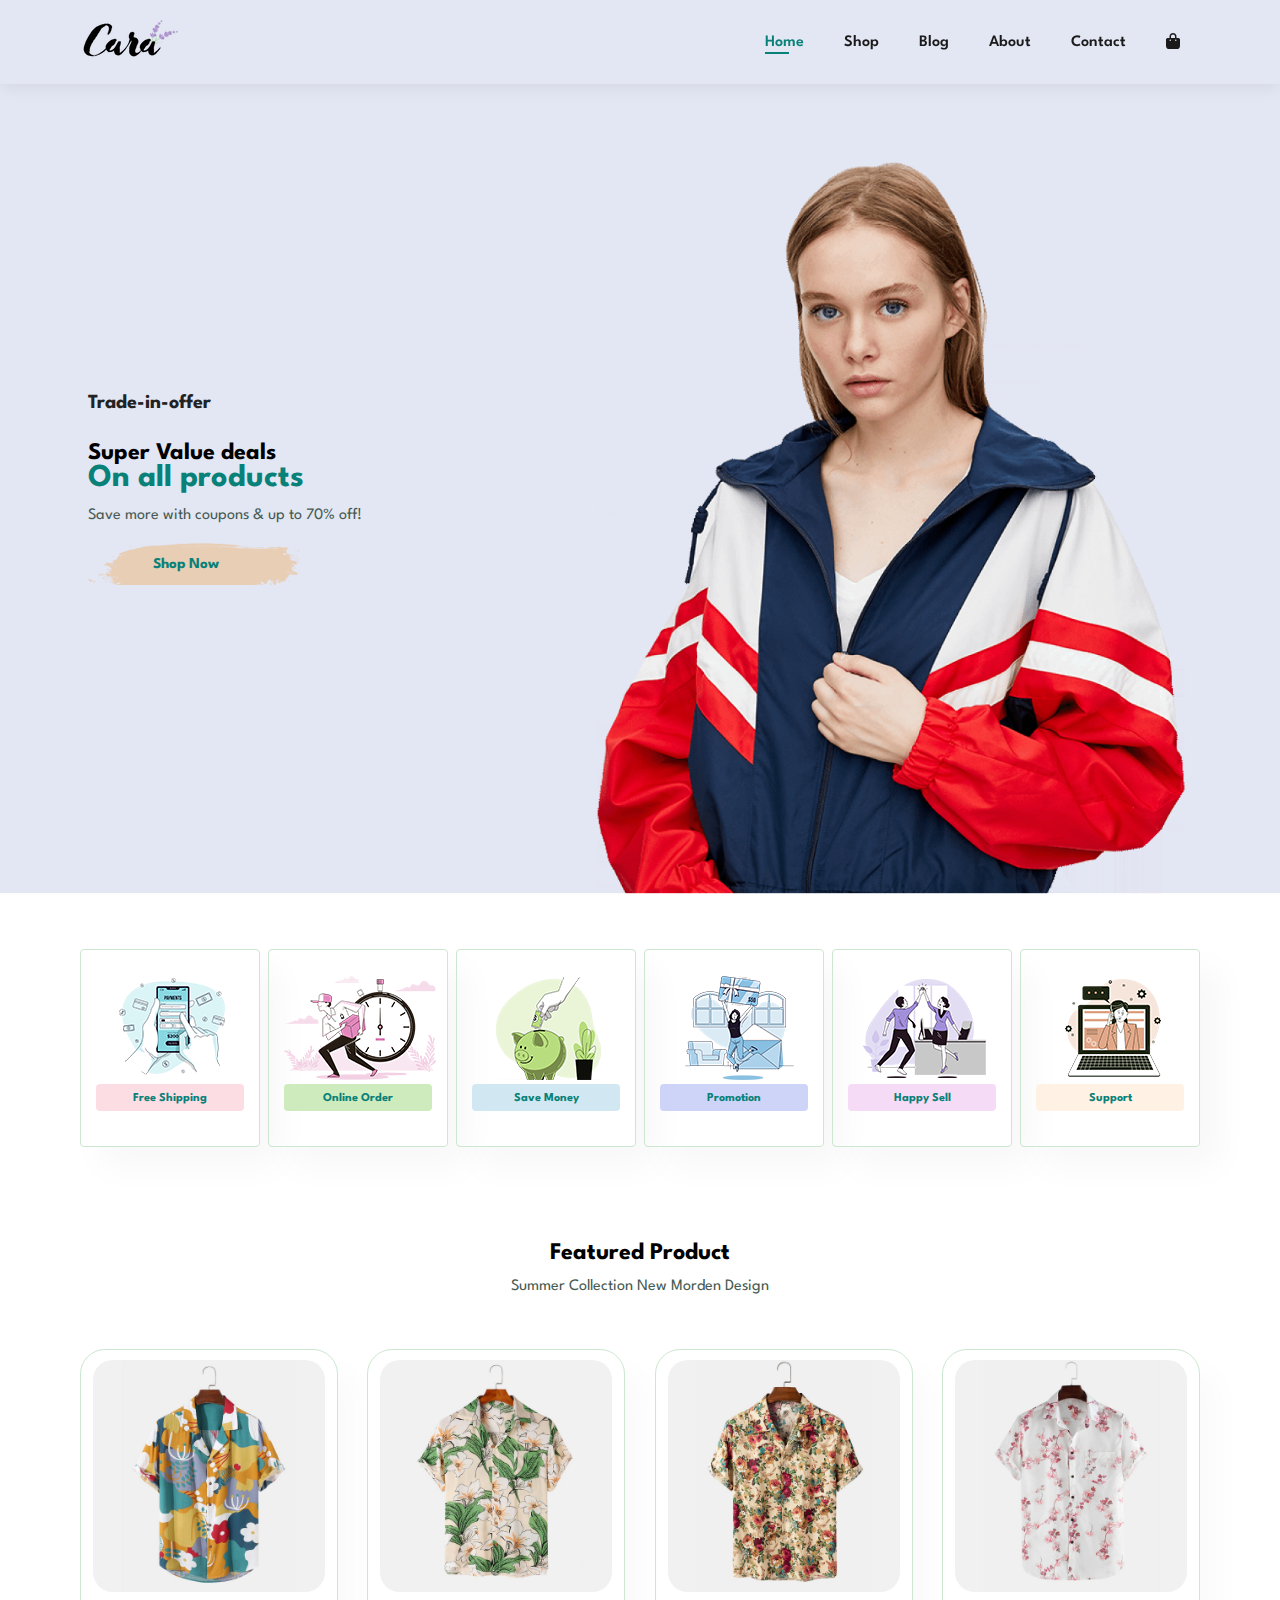
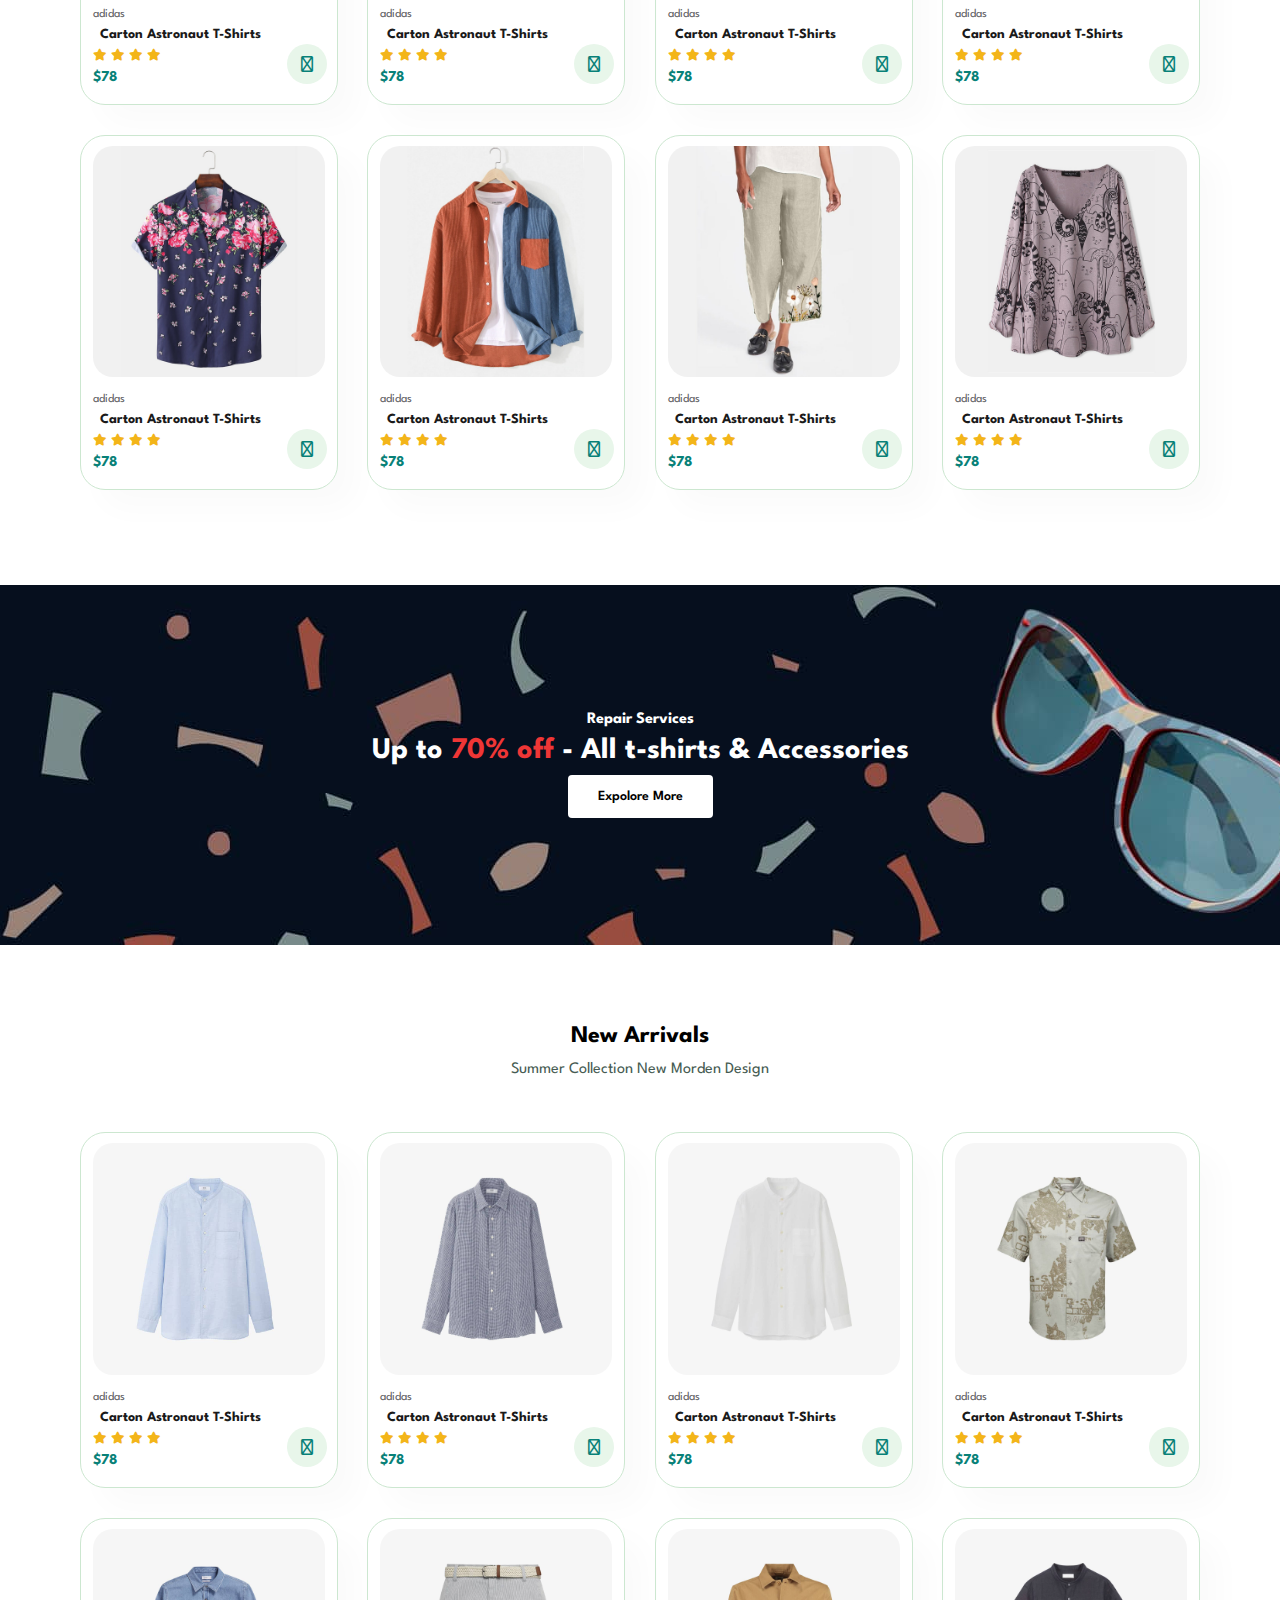
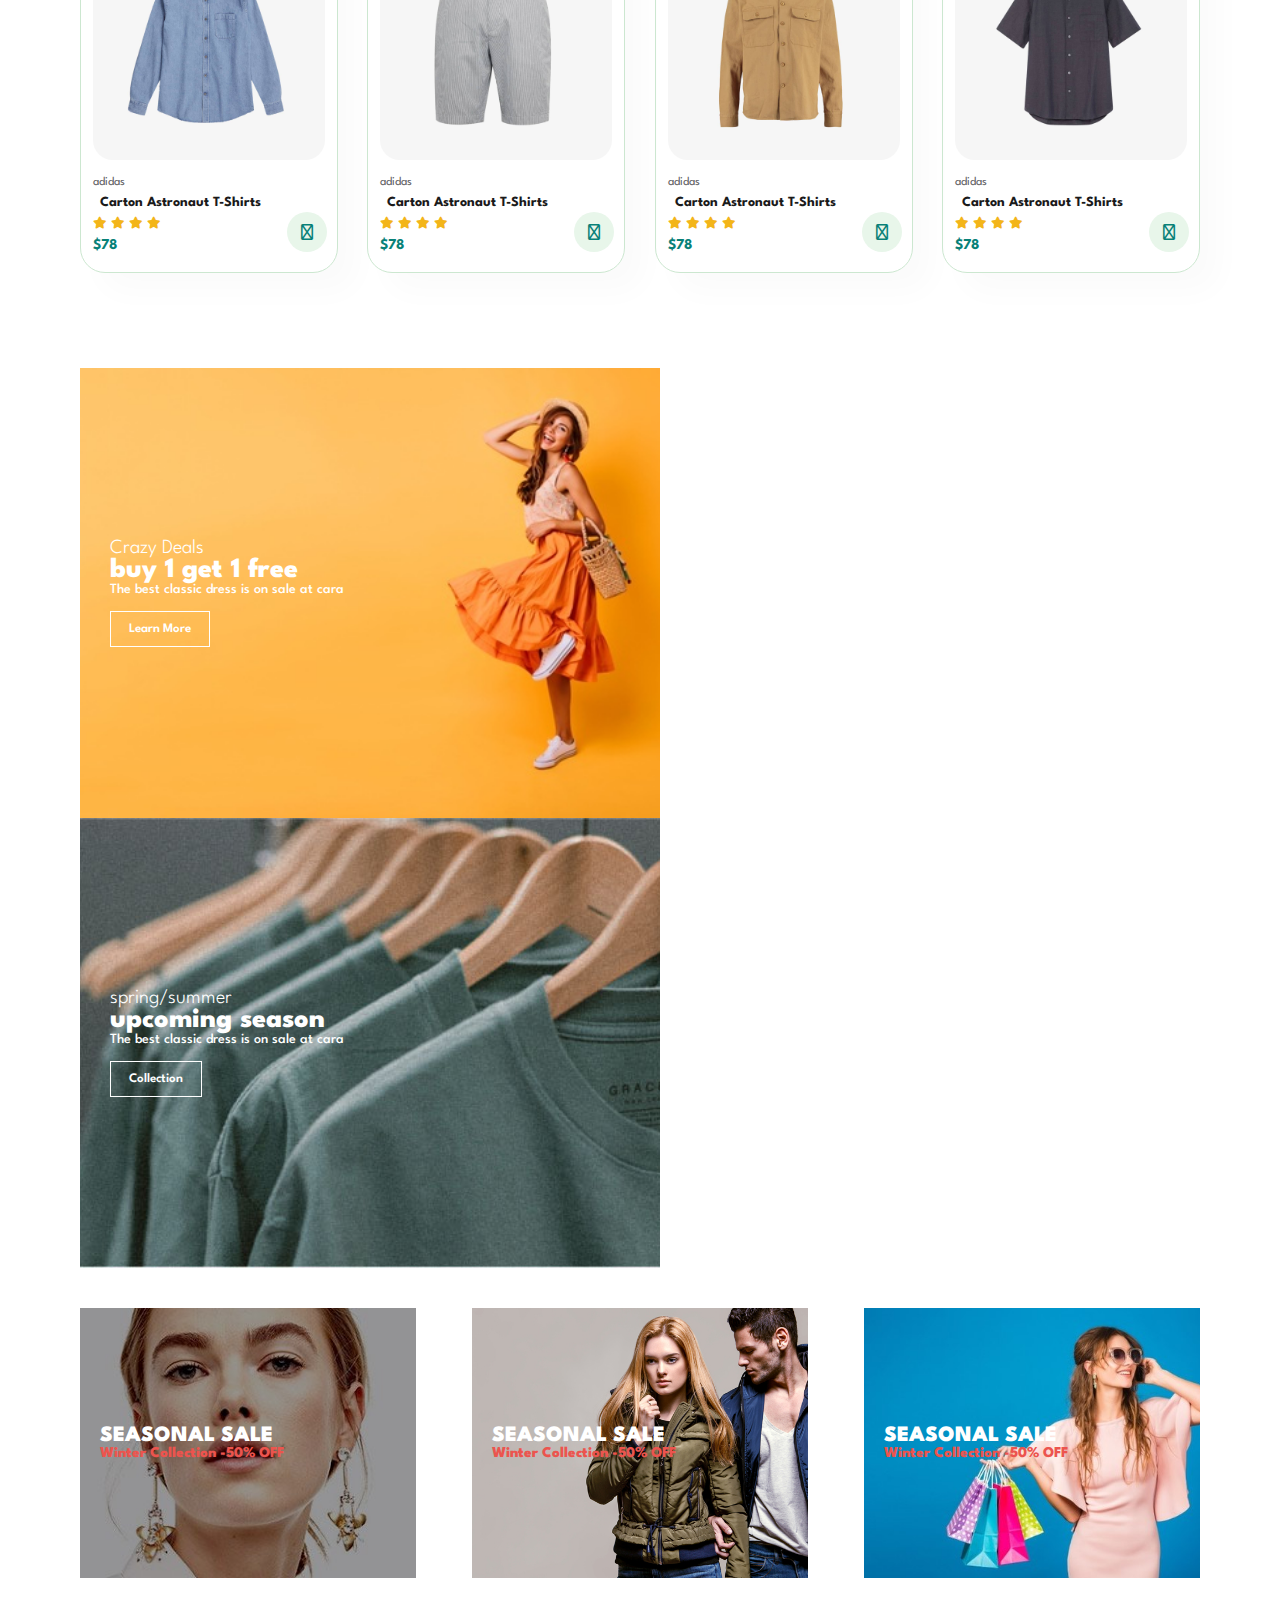
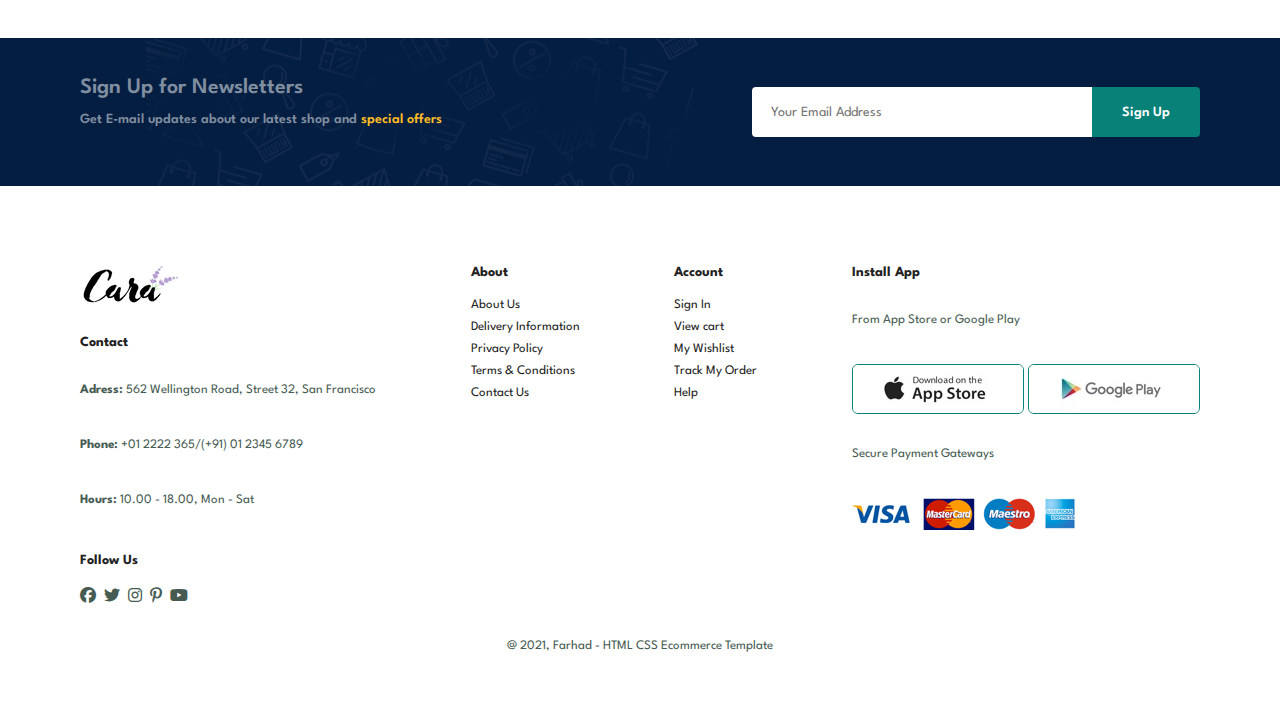
<file: index.html>
<!DOCTYPE html>
<html>
<head>
    <meta charset="UTF-8">
    <meta http-equiv="X-UA-compatible" content="IEedge">
    <meta name="viewport" content="width=device-width, initial-scale=1.0">
    <link rel="stylesheet" href="https://cdnjs.cloudflare.com/ajax/libs/font-awesome/6.1.1/css/all.min.css">
    <link rel="stylesheet" href="style.css">
    <title>E Commerce  </title>
</head>
<body>
    <section id="header">
        <a href="#"><img src="img/logo.png" class="logo" alt=""></img</a>

        <div>
            <ul id="navbar">
                <li><a href="index.html" class="active">Home</a></li>
                <li><a href="shop.html">Shop</a></li>
                <li><a href="blog.html">Blog</a></li>
                <li><a href="about.html">About</a></li>
                <li><a href="contact.html">Contact</a></li>
                <li class="lg-bag"><a href="cart.html"><i class="fa-solid fa-bag-shopping"></i></a></li>
                <a href="#" id="close"><i class="fa fa-times"></i></a>
            </ul>
        </div>
        <div id="mobile">
            <a href="cart.html"><i class="fa-solid fa-bag-shopping"></i></a>
            <i id="bar" class="fas fa-outdent"></i>
        </div>
    </section>

    <section id="hero">
        <h4>Trade-in-offer</h4>
        <h2>Super Value deals</h2>
        <h1>On all products</h1>
        <p>Save more with coupons & up to 70% off!</p> 
        <button type="submit" value="Shop Now">Shop Now</button>
    </section>

    <section id="feature" class="section-p1">
        <div class="fe-box"><img src="img/features/f1.png" alt="">
        <h6>Free Shipping</h6>
    </div>
    <div class="fe-box"><img src="img/features/f2.png" alt="">
        <h6>Online Order</h6>
    </div>
    <div class="fe-box"><img src="img/features/f3.png" alt="">
        <h6>Save Money</h6>
    </div>
    <div class="fe-box"><img src="img/features/f4.png" alt="">
        <h6>Promotion</h6>
    </div>
    <div class="fe-box"><img src="img/features/f5.png" alt="">
        <h6>Happy Sell</h6>
    </div>
    <div class="fe-box"><img src="img/features/f6.png" alt="">
        <h6>Support</h6>
    </div>
</div>
    </section>

    <section id="product1" class="section-p1">
        <h2>Featured Product</h2>
        <p>Summer Collection New Morden Design</p>
        <div class="pro-container">
            <div class="pro">
                <img src="img/products/f1.jpg" alt="">
                <div class="des">
                    <span>adidas</span>
                    <h5>Carton Astronaut T-Shirts</h5>
                    <div class="star">
                        <i class="fas fa-star"></i>
                        <i class="fas fa-star"></i>
                        <i class="fas fa-star"></i>
                        <i class="fas fa-star"></i>
                    </div>
                    <h4>$78</h4>
                </div>
                <a href="#"><i class="fas fa-shopping-cart cart"></i></a>
            </div>

            <div class="pro">
                <img src="img/products/f2.jpg" alt="">
                <div class="des">
                    <span>adidas</span>
                    <h5>Carton Astronaut T-Shirts</h5>
                    <div class="star">
                        <i class="fas fa-star"></i>
                        <i class="fas fa-star"></i>
                        <i class="fas fa-star"></i>
                        <i class="fas fa-star"></i>
                    </div>
                    <h4>$78</h4>
                </div>
                <a href="#"><i class="fas fa-shopping-cart cart"></i></a>
            </div>
            <div class="pro">
                <img src="img/products/f3.jpg" alt="">
                <div class="des">
                    <span>adidas</span>
                    <h5>Carton Astronaut T-Shirts</h5>
                    <div class="star">
                        <i class="fas fa-star"></i>
                        <i class="fas fa-star"></i>
                        <i class="fas fa-star"></i>
                        <i class="fas fa-star"></i>
                    </div>
                    <h4>$78</h4>
                </div>
                <a href="#"><i class="fas fa-shopping-cart cart"></i></a>
            </div>
            <div class="pro">
                <img src="img/products/f4.jpg" alt="">
                <div class="des">
                    <span>adidas</span>
                    <h5>Carton Astronaut T-Shirts</h5>
                    <div class="star">
                        <i class="fas fa-star"></i>
                        <i class="fas fa-star"></i>
                        <i class="fas fa-star"></i>
                        <i class="fas fa-star"></i>
                    </div>
                    <h4>$78</h4>
                </div>
                <a href="#"><i class="fas fa-shopping-cart cart"></i></a>
            </div>
            <div class="pro">
                <img src="img/products/f5.jpg" alt="">
                <div class="des">
                    <span>adidas</span>
                    <h5>Carton Astronaut T-Shirts</h5>
                    <div class="star">
                        <i class="fas fa-star"></i>
                        <i class="fas fa-star"></i>
                        <i class="fas fa-star"></i>
                        <i class="fas fa-star"></i>
                    </div>
                    <h4>$78</h4>
                </div>
                <a href="#"><i class="fas fa-shopping-cart cart"></i></a>
            </div>
            <div class="pro">
                <img src="img/products/f6.jpg" alt="">
                <div class="des">
                    <span>adidas</span>
                    <h5>Carton Astronaut T-Shirts</h5>
                    <div class="star">
                        <i class="fas fa-star"></i>
                        <i class="fas fa-star"></i>
                        <i class="fas fa-star"></i>
                        <i class="fas fa-star"></i>
                    </div>
                    <h4>$78</h4>
                </div>
                <a href="#"><i class="fas fa-shopping-cart cart"></i></a>
            </div>
            <div class="pro">
                <img src="img/products/f7.jpg" alt="">
                <div class="des">
                    <span>adidas</span>
                    <h5>Carton Astronaut T-Shirts</h5>
                    <div class="star">
                        <i class="fas fa-star"></i>
                        <i class="fas fa-star"></i>
                        <i class="fas fa-star"></i>
                        <i class="fas fa-star"></i>
                    </div>
                    <h4>$78</h4>
                </div>
                <a href="#"><i class="fas fa-shopping-cart cart"></i></a>
            </div>
            <div class="pro">
                <img src="img/products/f8.jpg" alt="">
                <div class="des">
                    <span>adidas</span>
                    <h5>Carton Astronaut T-Shirts</h5>
                    <div class="star">
                        <i class="fas fa-star"></i>
                        <i class="fas fa-star"></i>
                        <i class="fas fa-star"></i>
                        <i class="fas fa-star"></i>
                    </div>
                    <h4>$78</h4>
                </div>
                <a href="#"><i class="fas fa-shopping-cart cart"></i></a>
            </div>
        </div>

    </section>

    <section id="banner" class="section-m1">
        <h4>Repair Services</h4>
        <h2>Up to <span>70% off </span> - All t-shirts & Accessories</h2>
        <button class="normal">Expolore More</button>
    </section>

    <section id="product1" class="section-p1">
        <h2>New Arrivals</h2>
        <p>Summer Collection New Morden Design</p>
        <div class="pro-container">
            <div class="pro">
                <img src="img/products/n1.jpg" alt="">
                <div class="des">
                    <span>adidas</span>
                    <h5>Carton Astronaut T-Shirts</h5>
                    <div class="star">
                        <i class="fas fa-star"></i>
                        <i class="fas fa-star"></i>
                        <i class="fas fa-star"></i>
                        <i class="fas fa-star"></i>
                    </div>
                    <h4>$78</h4>
                </div>
                <a href="#"><i class="fas fa-shopping-cart cart"></i></a>
            </div>

            <div class="pro">
                <img src="img/products/n2.jpg" alt="">
                <div class="des">
                    <span>adidas</span>
                    <h5>Carton Astronaut T-Shirts</h5>
                    <div class="star">
                        <i class="fas fa-star"></i>
                        <i class="fas fa-star"></i>
                        <i class="fas fa-star"></i>
                        <i class="fas fa-star"></i>
                    </div>
                    <h4>$78</h4>
                </div>
                <a href="#"><i class="fas fa-shopping-cart cart"></i></a>
            </div>
            <div class="pro">
                <img src="img/products/n3.jpg" alt="">
                <div class="des">
                    <span>adidas</span>
                    <h5>Carton Astronaut T-Shirts</h5>
                    <div class="star">
                        <i class="fas fa-star"></i>
                        <i class="fas fa-star"></i>
                        <i class="fas fa-star"></i>
                        <i class="fas fa-star"></i>
                    </div>
                    <h4>$78</h4>
                </div>
                <a href="#"><i class="fas fa-shopping-cart cart"></i></a>
            </div>
            <div class="pro">
                <img src="img/products/n4.jpg" alt="">
                <div class="des">
                    <span>adidas</span>
                    <h5>Carton Astronaut T-Shirts</h5>
                    <div class="star">
                        <i class="fas fa-star"></i>
                        <i class="fas fa-star"></i>
                        <i class="fas fa-star"></i>
                        <i class="fas fa-star"></i>
                    </div>
                    <h4>$78</h4>
                </div>
                <a href="#"><i class="fas fa-shopping-cart cart"></i></a>
            </div>
            <div class="pro">
                <img src="img/products/n5.jpg" alt="">
                <div class="des">
                    <span>adidas</span>
                    <h5>Carton Astronaut T-Shirts</h5>
                    <div class="star">
                        <i class="fas fa-star"></i>
                        <i class="fas fa-star"></i>
                        <i class="fas fa-star"></i>
                        <i class="fas fa-star"></i>
                    </div>
                    <h4>$78</h4>
                </div>
                <a href="#"><i class="fas fa-shopping-cart cart"></i></a>
            </div>
            <div class="pro">
                <img src="img/products/n6.jpg" alt="">
                <div class="des">
                    <span>adidas</span>
                    <h5>Carton Astronaut T-Shirts</h5>
                    <div class="star">
                        <i class="fas fa-star"></i>
                        <i class="fas fa-star"></i>
                        <i class="fas fa-star"></i>
                        <i class="fas fa-star"></i>
                    </div>
                    <h4>$78</h4>
                </div>
                <a href="#"><i class="fas fa-shopping-cart cart"></i></a>
            </div>
            <div class="pro">
                <img src="img/products/n7.jpg" alt="">
                <div class="des">
                    <span>adidas</span>
                    <h5>Carton Astronaut T-Shirts</h5>
                    <div class="star">
                        <i class="fas fa-star"></i>
                        <i class="fas fa-star"></i>
                        <i class="fas fa-star"></i>
                        <i class="fas fa-star"></i>
                    </div>
                    <h4>$78</h4>
                </div>
                <a href="#"><i class="fas fa-shopping-cart cart"></i></a>
            </div>
            <div class="pro">
                <img src="img/products/n8.jpg" alt="">
                <div class="des">
                    <span>adidas</span>
                    <h5>Carton Astronaut T-Shirts</h5>
                    <div class="star">
                        <i class="fas fa-star"></i>
                        <i class="fas fa-star"></i>
                        <i class="fas fa-star"></i>
                        <i class="fas fa-star"></i>
                    </div>
                    <h4>$78</h4>
                </div>
                <a href="#"><i class="fas fa-shopping-cart cart"></i></a>
            </div>
        </div>

    </section>

    <section id="sm-banner" class="section-p1">
        <div class="banner-box">
            <h4>Crazy Deals</h4>
            <h2>buy 1 get 1 free</h2>
            <span>The best classic dress is on sale at cara </span>
            <button class="white">Learn More</button>
        </div>

        <div class="banner-box banner-box2">
            <h4>spring/summer</h4>
            <h2>upcoming season</h2>
            <span>The best classic dress is on sale at cara </span>
            <button class="white">Collection</button>
        </div>
    </section>

    <section id="banner3">
        <div class="banner-box">
            <h2>SEASONAL SALE</h2>
            <h3>Winter Collection -50% OFF</h3>
        </div>
        <div class="banner-box banner-box2">
            <h2>SEASONAL SALE</h2>
            <h3>Winter Collection -50% OFF</h3>
        </div>
        <div class="banner-box banner-box3">
            <h2>SEASONAL SALE</h2>
            <h3>Winter Collection -50% OFF</h3>
        </div>
    </section>

    <section id="newsletter" class="section-p1 section-m1">
<div class="newstext">
    <h4>Sign Up for Newsletters</h4>
    <p>Get E-mail updates about our latest shop and <span>special offers</span></p>

</div>

<div class="form">
    <input type="text" placeholder="Your Email Address">
    <button class="normal">Sign Up</button>
</div>
    </section>

    <footer class="section-p1">
        <div class="col">
            <img src="img/logo.png" alt="" class="logo">
            <h4>Contact</h4> 
            <p><strong>Adress: </strong> 562 Wellington Road, Street 32, San Francisco</p>
            <p><strong>Phone: </strong> +01 2222 365/(+91) 01 2345 6789</p>
            <p><strong>Hours: </strong> 10.00 - 18.00, Mon - Sat</p>

            <div class="follow">
                <h4>Follow Us</h4>
                <div class="icon">
                    <i class="fab fa-facebook"></i>
                    <i class="fab fa-twitter"></i>
                    <i class="fab fa-instagram"></i>
                    <i class="fab fa-pinterest-p"></i>
                    <i class="fab fa-youtube"></i>
                </div>

            </div>
        </div>

        <div class="col">
            <h4>About</h4>
            <a href="#">About Us</a>
            <a href="#">Delivery Information</a>
            <a href="#">Privacy Policy</a>
            <a href="#">Terms & Conditions</a>
            <a href="#">Contact Us</a>
        </div>

        <div class="col">
            <h4>Account</h4>
            <a href="#">Sign In</a>
            <a href="#">View cart</a>
            <a href="#">My Wishlist</a>
            <a href="#">Track My Order</a>
            <a href="#">Help</a>
        </div>

        <div class="col install">
            <h4>Install App</h4>
            <p>From App Store or Google Play</p>
            <div class="row">
                <img src="img/pay/app.jpg" alt="">
                <img src="img/pay/play.jpg" alt="">
            </div>

            <p>Secure Payment Gateways</p>
            <img src="img/pay/pay.png" alt="">            
        </div>

        <div class="copyright">
            <p>@ 2021, Farhad - HTML CSS Ecommerce Template</p>
        </div>
    </footer>

    <script src="script.js"></script>
</body>
</html>
</file>
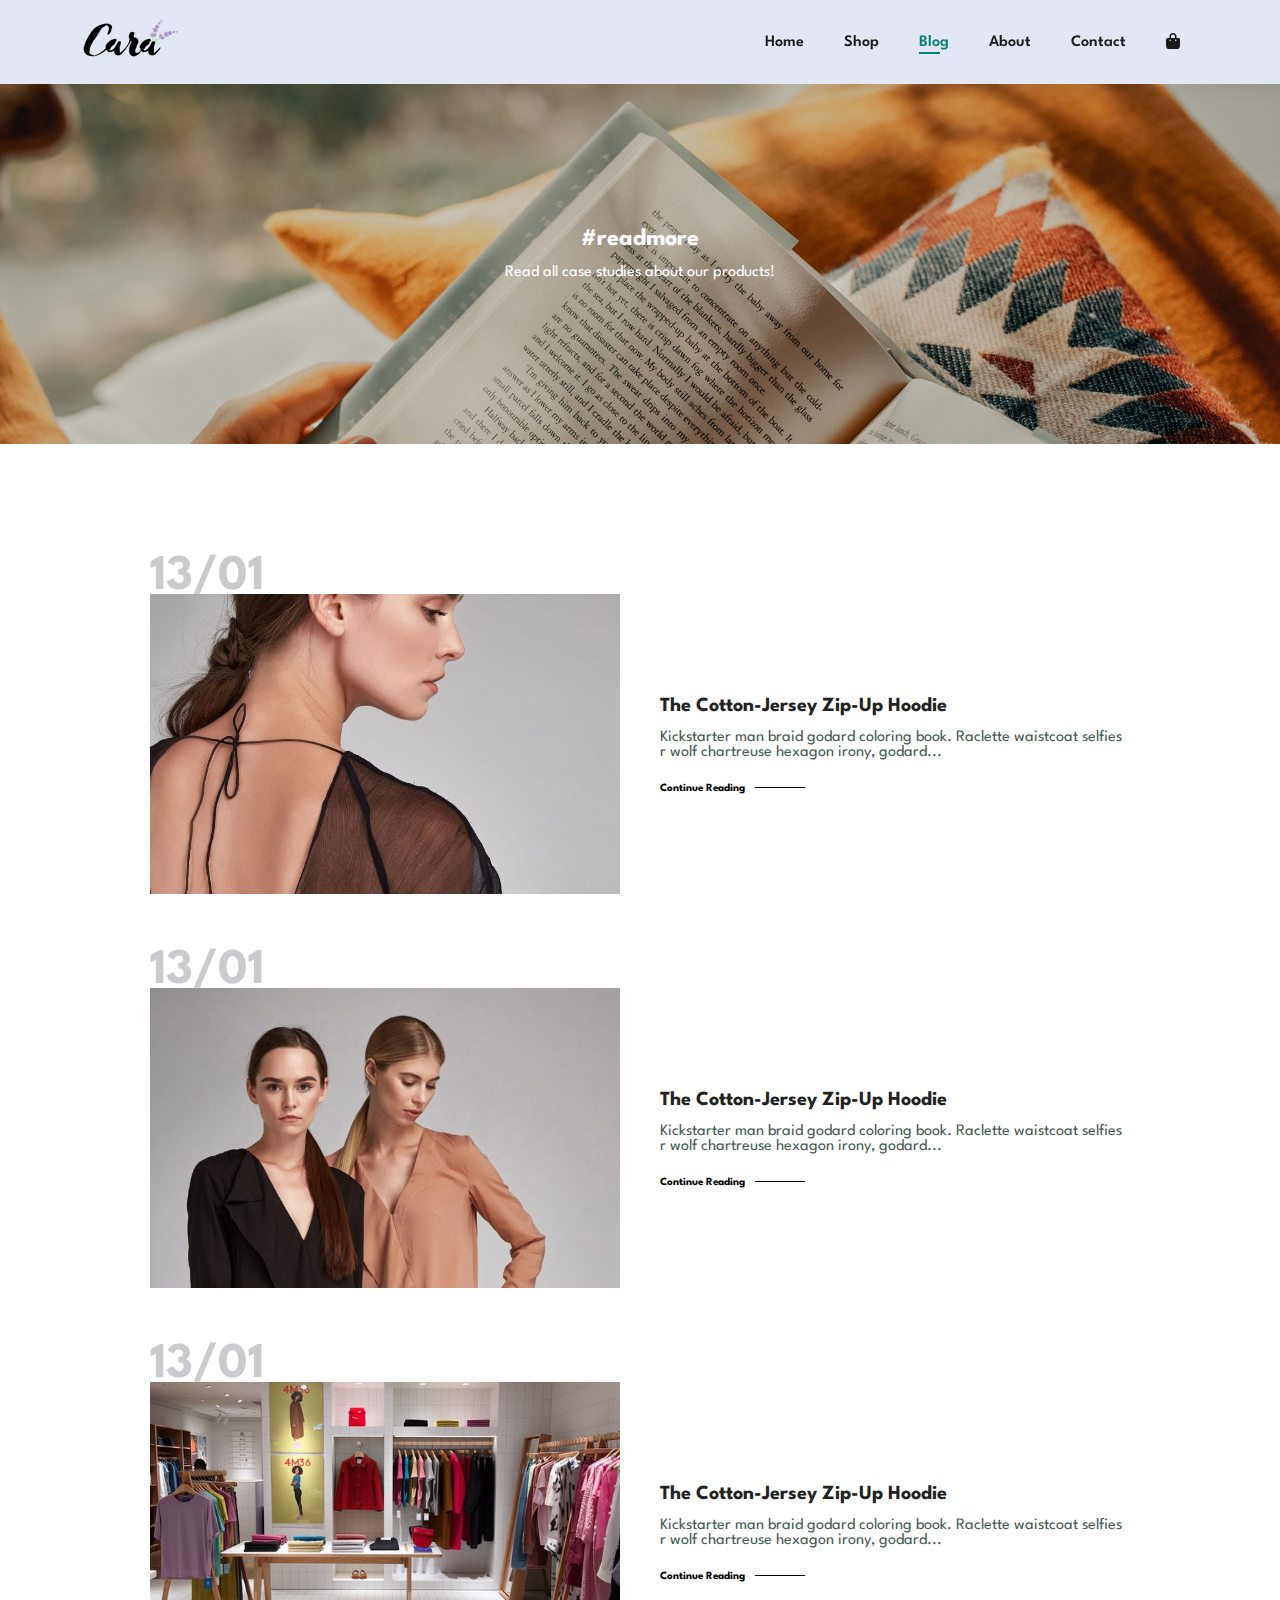
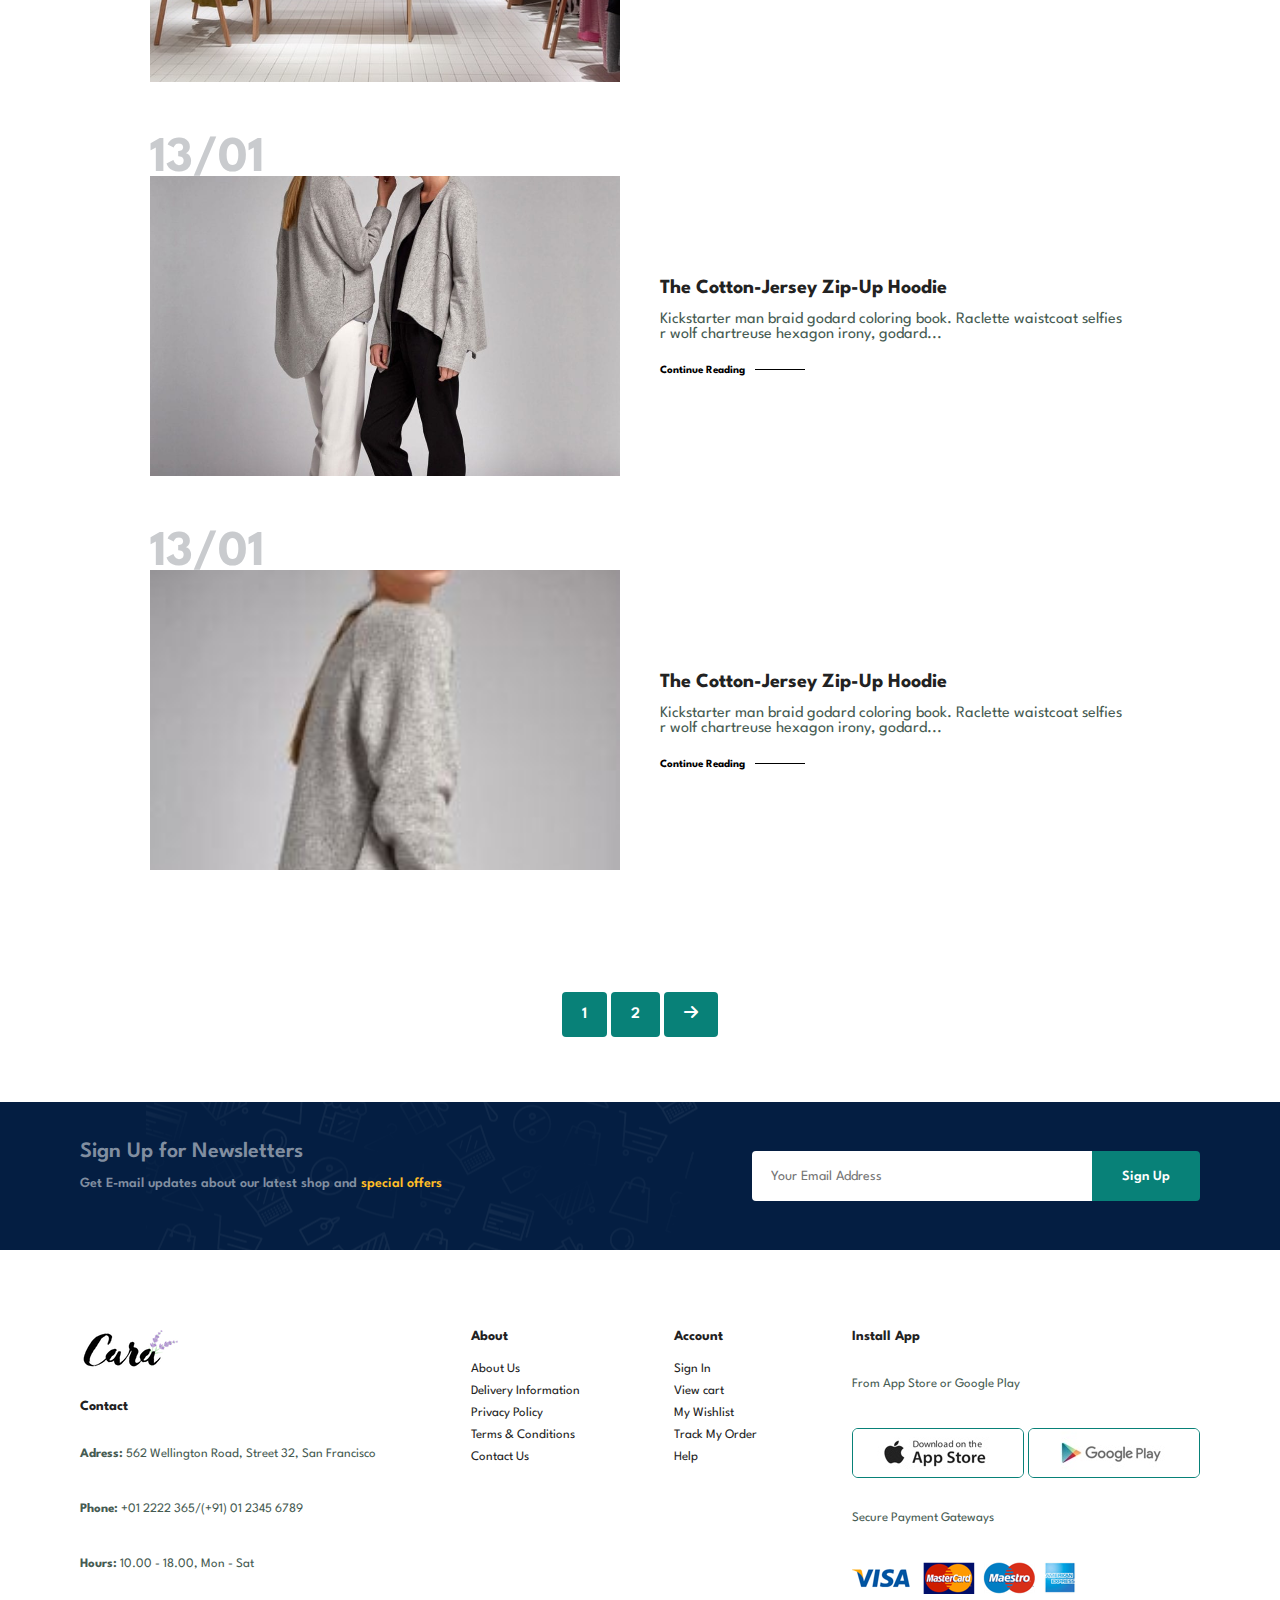
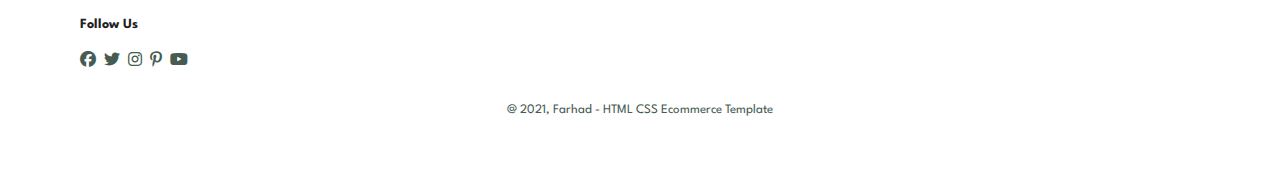
<file: blog.html>
<!DOCTYPE html>
<html>
<head>
    <meta charset="UTF-8">
    <meta http-equiv="X-UA-compatible" content="IEedge">
    <meta name="viewport" content="width=device-width, initial-scale=1.0">
    <link rel="stylesheet" href="https://cdnjs.cloudflare.com/ajax/libs/font-awesome/6.1.1/css/all.min.css">
    <link rel="stylesheet" href="style.css">
    <title>E Commerce  </title>
</head>
<body>
    <section id="header">
        <a href="#"><img src="img/logo.png" class="logo" alt=""></img</a>

        <div>
            <ul id="navbar">
                <li><a href="index.html">Home</a></li>
                <li><a href="shop.html">Shop</a></li>
                <li><a href="blog.html" class="active">Blog</a></li>
                <li><a href="about.html">About</a></li>
                <li><a href="contact.html">Contact</a></li>
                <li id="lg-bag"><a href="cart.html"><i class="fa-solid fa-bag-shopping"></i></a></li>
                <a href="#" id="close"><i class="fa fa-times"></i></a>
            </ul>
        </div>
        <div id="mobile">
            <a href="cart.html"><i class="fa-solid fa-bag-shopping"></i></a>
            <i id="bar" class="fas fa-outdent"></i>
        </div>
    </section>

    <section id="page-header" class="blog-header">

        <h2>#readmore</h2>
        
        <p>Read all case studies about our products!</p> 
    </section>

    <section id="blog">
        <div class="blog-box">
            <div class="blog-img">
                <img src="img/blog/b1.jpg" alt="">
            </div>
            <div class="blog-details">
                <h4>The Cotton-Jersey Zip-Up Hoodie</h4>
                <p>Kickstarter man braid godard coloring book. Raclette waistcoat selfies r wolf chartreuse hexagon irony, godard...</p>
                <a href="#">Continue Reading</a>
            </div>
            <h1>13/01</h1>
        </div>

        <div class="blog-box">
            <div class="blog-img">
                <img src="img/blog/b2.jpg" alt="">
            </div>
            <div class="blog-details">
                <h4>The Cotton-Jersey Zip-Up Hoodie</h4>
                <p>Kickstarter man braid godard coloring book. Raclette waistcoat selfies r wolf chartreuse hexagon irony, godard...</p>
                <a href="#">Continue Reading</a>
            </div>
            <h1>13/01</h1>
        </div>

        <div class="blog-box">
            <div class="blog-img">
                <img src="img/blog/b3.jpg" alt="">
            </div>
            <div class="blog-details">
                <h4>The Cotton-Jersey Zip-Up Hoodie</h4>
                <p>Kickstarter man braid godard coloring book. Raclette waistcoat selfies r wolf chartreuse hexagon irony, godard...</p>
                <a href="#">Continue Reading</a>
            </div>
            <h1>13/01</h1>
        </div>

        <div class="blog-box">
            <div class="blog-img">
                <img src="img/blog/b4.jpg" alt="">
            </div>
            <div class="blog-details">
                <h4>The Cotton-Jersey Zip-Up Hoodie</h4>
                <p>Kickstarter man braid godard coloring book. Raclette waistcoat selfies r wolf chartreuse hexagon irony, godard...</p>
                <a href="#">Continue Reading</a>
            </div>
            <h1>13/01</h1>
        </div>

        <div class="blog-box">
            <div class="blog-img">
                <img src="img/blog/b5.jpg" alt="">
            </div>
            <div class="blog-details">
                <h4>The Cotton-Jersey Zip-Up Hoodie</h4>
                <p>Kickstarter man braid godard coloring book. Raclette waistcoat selfies r wolf chartreuse hexagon irony, godard...</p>
                <a href="#">Continue Reading</a>
            </div>
            <h1>13/01</h1>
        </div>

    </section>
 

    <section id="pagination" class="section-p1">
        <a href="#">1</a>
        <a href="#">2</a>
        <a href="#"><i class="fa-solid fa-arrow-right"></i></a>
      

    </section>


    <section id="newsletter" class="section-p1 section-m1">
<div class="newstext">
    <h4>Sign Up for Newsletters</h4>
    <p>Get E-mail updates about our latest shop and <span>special offers</span></p>

</div>

<div class="form">
    <input type="text" placeholder="Your Email Address">
    <button class="normal">Sign Up</button>
</div>
    </section>

    <footer class="section-p1">
        <div class="col">
            <img src="img/logo.png" alt="" class="logo">
            <h4>Contact</h4> 
            <p><strong>Adress: </strong> 562 Wellington Road, Street 32, San Francisco</p>
            <p><strong>Phone: </strong> +01 2222 365/(+91) 01 2345 6789</p>
            <p><strong>Hours: </strong> 10.00 - 18.00, Mon - Sat</p>

            <div class="follow">
                <h4>Follow Us</h4>
                <div class="icon">
                    <i class="fab fa-facebook"></i>
                    <i class="fab fa-twitter"></i>
                    <i class="fab fa-instagram"></i>
                    <i class="fab fa-pinterest-p"></i>
                    <i class="fab fa-youtube"></i>
                </div>

            </div>
        </div>

        <div class="col">
            <h4>About</h4>
            <a href="#">About Us</a>
            <a href="#">Delivery Information</a>
            <a href="#">Privacy Policy</a>
            <a href="#">Terms & Conditions</a>
            <a href="#">Contact Us</a>
        </div>

        <div class="col">
            <h4>Account</h4>
            <a href="#">Sign In</a>
            <a href="#">View cart</a>
            <a href="#">My Wishlist</a>
            <a href="#">Track My Order</a>
            <a href="#">Help</a>
        </div>

        <div class="col install">
            <h4>Install App</h4>
            <p>From App Store or Google Play</p>
            <div class="row">
                <img src="img/pay/app.jpg" alt="">
                <img src="img/pay/play.jpg" alt="">
            </div>

            <p>Secure Payment Gateways</p>
            <img src="img/pay/pay.png" alt="">            
        </div>

        <div class="copyright">
            <p>@ 2021, Farhad - HTML CSS Ecommerce Template</p>
        </div>
    </footer>

    <script src="script.js"></script>
</body>
</html>
</file>
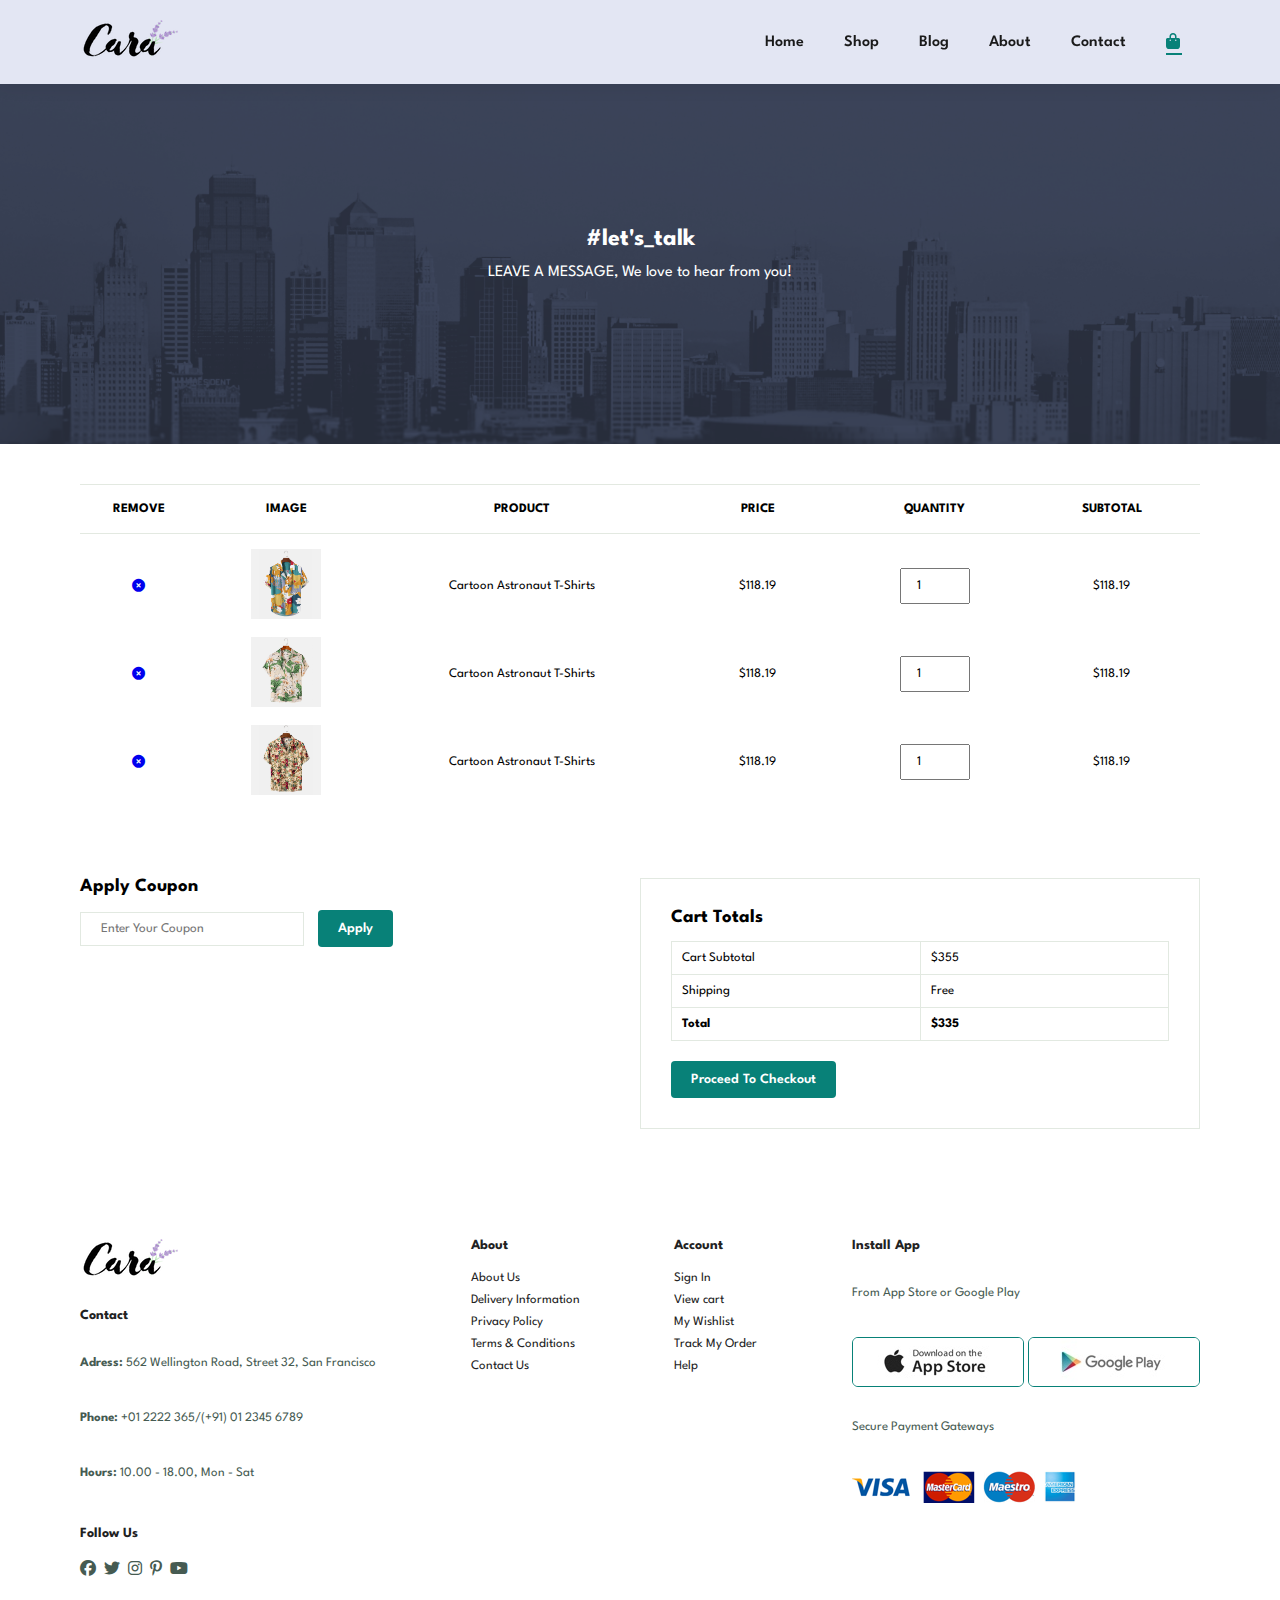
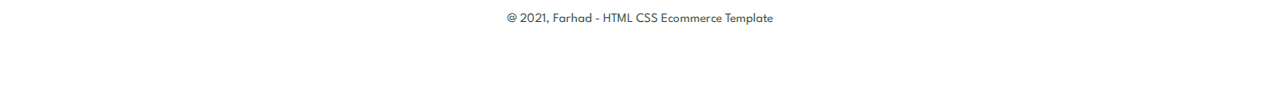
<file: cart.html>
<!DOCTYPE html>
<html>
<head>
    <meta charset="UTF-8">
    <meta http-equiv="X-UA-compatible" content="IEedge">
    <meta name="viewport" content="width=device-width, initial-scale=1.0">
    <link rel="stylesheet" href="https://cdnjs.cloudflare.com/ajax/libs/font-awesome/6.1.1/css/all.min.css">
    <link rel="stylesheet" href="style.css">
    <title>E Commerce  </title>
</head>
<body>
    <section id="header">
        <a href="#"><img src="img/logo.png" class="logo" alt=""></img</a>

        <div>
            <ul id="navbar">
                <li><a href="index.html">Home</a></li>
                <li><a href="shop.html">Shop</a></li>
                <li><a href="blog.html">Blog</a></li>
                <li><a href="about.html">About</a></li>
                <li><a href="contact.html">Contact</a></li>
                <li id="lg-bag"><a class="active" href="cart.html"><i class="fa-solid fa-bag-shopping"></i></a></li>
                <a href="#" id="close"><i class="fa fa-times"></i></a>
            </ul>
        </div>
        <div id="mobile">
            <a href="cart.html"><i class="fa-solid fa-bag-shopping"></i></a>
            <i id="bar" class="fas fa-outdent"></i>
        </div>
    </section>

    <section id="page-header" class="about-header">

        <h2>#let's_talk</h2>
        
        <p>LEAVE A MESSAGE, We love to hear from you!</p> 
    </section>

    <section id="cart" class="section-p1">
        <table width="100%">
            <thead>
                <tr>
                    <td>Remove</td>
                    <td>Image</td>
                    <td>Product</td>
                    <td>Price</td>
                    <td>Quantity</td>
                    <td>Subtotal</td>
                </tr>
            </thead>
            <tbody>
                <tr>
                    <td><a href="#"><i class="fa fa-times-circle"></i></a></td>
                    <td><img src="img/products/f1.jpg" alt="" ></td>
                    <td>Cartoon Astronaut T-Shirts</td>
                    <td>$118.19</td>
                    <td><input type="number" value="1"></td>
                    <td>$118.19</td>
                </tr>
                <tr>
                    <td><a href="#"><i class="fa fa-times-circle"></i></a></td>
                    <td><img src="img/products/f2.jpg" alt="" ></td>
                    <td>Cartoon Astronaut T-Shirts</td>
                    <td>$118.19</td>
                    <td><input type="number" value="1"></td>
                    <td>$118.19</td>
                </tr>
                <tr>
                    <td><a href="#"><i class="fa fa-times-circle"></i></a></td>
                    <td><img src="img/products/f3.jpg" alt="" ></td>
                    <td>Cartoon Astronaut T-Shirts</td>
                    <td>$118.19</td>
                    <td><input type="number" value="1"></td>
                    <td>$118.19</td>
                </tr>
            </tbody>
        </table>
    </section>

    <section id="cart-add" class="section-p1">
        <div id="coupon">
            <h3>Apply Coupon</h3>
            <div>
                <input type="text" placeholder="Enter Your Coupon">
                <button class="normal">Apply</button>
            </div>
            </div>
            <div id="subtotal">
                <h3>Cart Totals</h3>
                <table>
                    <tr>
                        <td>Cart Subtotal</td>
                        <td>$355</td>
                    </tr>
                    <tr>
                        <td>Shipping</td>
                        <td>Free</td>
                    </tr>
                    <tr>
                        <td><strong>Total</strong></td>
                        <td><strong>$335</strong></td>
                    </tr>
                    
                </table>
                <button class="normal">Proceed To Checkout</button>
            </div>
        </div>
    </section>

    <footer class="section-p1">
        <div class="col">
            <img src="img/logo.png" alt="" class="logo">
            <h4>Contact</h4> 
            <p><strong>Adress: </strong> 562 Wellington Road, Street 32, San Francisco</p>
            <p><strong>Phone: </strong> +01 2222 365/(+91) 01 2345 6789</p>
            <p><strong>Hours: </strong> 10.00 - 18.00, Mon - Sat</p>

            <div class="follow">
                <h4>Follow Us</h4>
                <div class="icon">
                    <i class="fab fa-facebook"></i>
                    <i class="fab fa-twitter"></i>
                    <i class="fab fa-instagram"></i>
                    <i class="fab fa-pinterest-p"></i>
                    <i class="fab fa-youtube"></i>
                </div>

            </div>
        </div>

        <div class="col">
            <h4>About</h4>
            <a href="#">About Us</a>
            <a href="#">Delivery Information</a>
            <a href="#">Privacy Policy</a>
            <a href="#">Terms & Conditions</a>
            <a href="#">Contact Us</a>
        </div>

        <div class="col">
            <h4>Account</h4>
            <a href="#">Sign In</a>
            <a href="#">View cart</a>
            <a href="#">My Wishlist</a>
            <a href="#">Track My Order</a>
            <a href="#">Help</a>
        </div>

        <div class="col install">
            <h4>Install App</h4>
            <p>From App Store or Google Play</p>
            <div class="row">
                <img src="img/pay/app.jpg" alt="">
                <img src="img/pay/play.jpg" alt="">
            </div>

            <p>Secure Payment Gateways</p>
            <img src="img/pay/pay.png" alt="">            
        </div>

        <div class="copyright">
            <p>@ 2021, Farhad - HTML CSS Ecommerce Template</p>
        </div>
    </footer>

    <script src="script.js"></script>
</body>
</html>
</file>
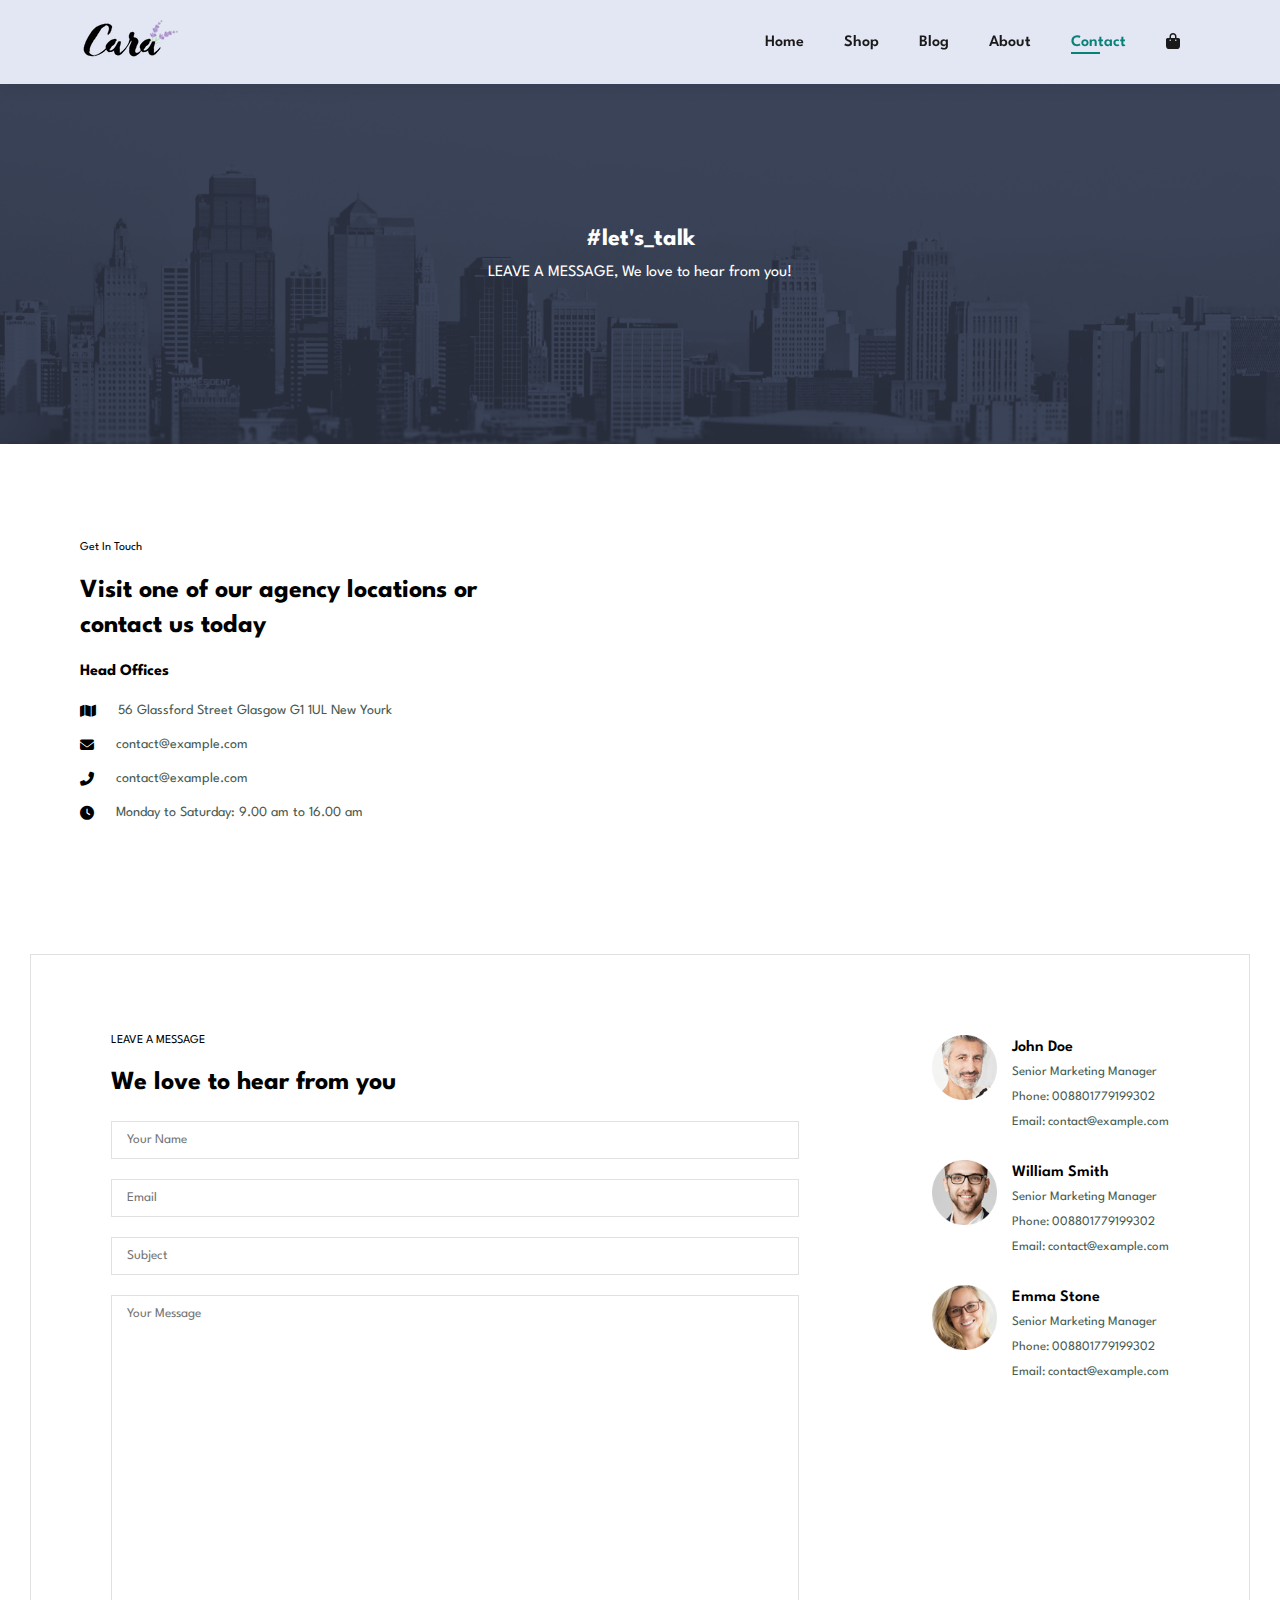
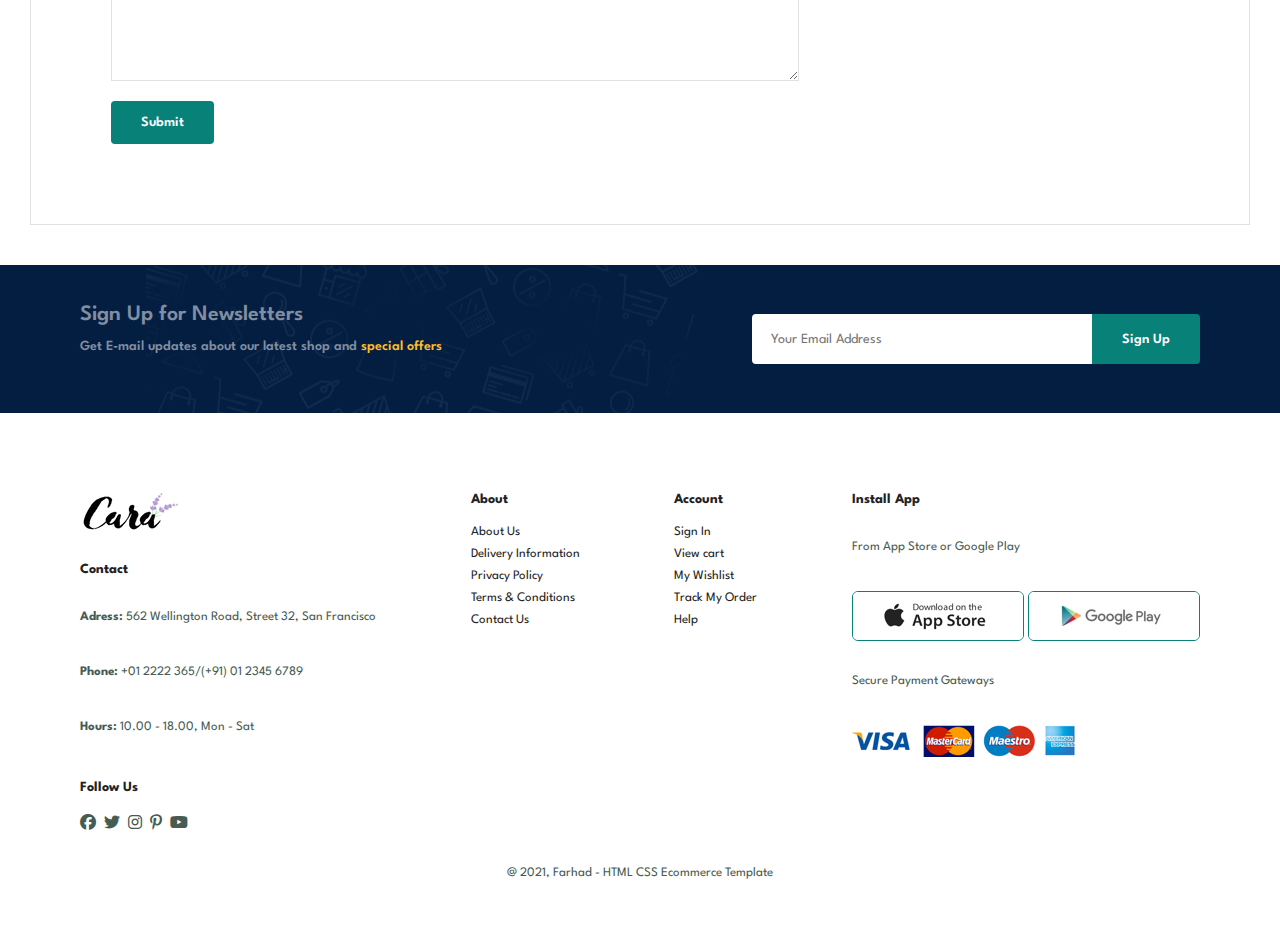
<file: contact.html>
<!DOCTYPE html>
<html>
<head>
    <meta charset="UTF-8">
    <meta http-equiv="X-UA-compatible" content="IEedge">
    <meta name="viewport" content="width=device-width, initial-scale=1.0">
    <link rel="stylesheet" href="https://cdnjs.cloudflare.com/ajax/libs/font-awesome/6.1.1/css/all.min.css">
    <link rel="stylesheet" href="style.css">
    <title>E Commerce  </title>
</head>
<body>
    <section id="header">
        <a href="#"><img src="img/logo.png" class="logo" alt=""></img</a>

        <div>
            <ul id="navbar">
                <li><a href="index.html">Home</a></li>
                <li><a href="shop.html">Shop</a></li>
                <li><a href="blog.html">Blog</a></li>
                <li><a href="about.html">About</a></li>
                <li><a href="contact.html" class="active">Contact</a></li>
                <li id="lg-bag"><a href="cart.html"><i class="fa-solid fa-bag-shopping"></i></a></li>
                <a href="#" id="close"><i class="fa fa-times"></i></a>
            </ul>
        </div>
        <div id="mobile">
            <a href="cart.html"><i class="fa-solid fa-bag-shopping"></i></a>
            <i id="bar" class="fas fa-outdent"></i>
        </div>
    </section>

    <section id="page-header" class="about-header">

        <h2>#let's_talk</h2>
        
        <p>LEAVE A MESSAGE, We love to hear from you!</p> 
    </section>

    <section id="contact-details" class="section-p1">
        <div class="details">
            <span>Get In Touch</span>
            <h2>Visit one of our agency locations or contact us today</h2>
            <h3>Head Offices</h3>
            <div>
                <li>
                    <i class="fa fa-map"></i>
                    <p>56 Glassford Street Glasgow G1 1UL New Yourk</p>
                </li>
                <li>
                    <i class="fa fa-envelope"></i>
                    <p>contact@example.com</p>
                </li>
                <li>
                    <i class="fa fa-phone-alt"></i>
                    <p>contact@example.com</p>
                </li>
                <li>
                    <i class="fa fa-clock"></i>
                    <p>Monday to Saturday: 9.00 am to 16.00 am</p>
                </li>
            </div>
        </div>

        <div class="map">
            <iframe src="https://www.google.com/maps/embed?pb=!1m18!1m12!1m3!1d3652.3794433794865!2d90.3906813151274!3d23.7338447845976!2m3!1f0!2f0!3f0!3m2!1i1024!2i768!4f13.1!3m3!1m2!1s0x3755b8e90a449e4f%3A0xb7092a9c25197fa4!2sUniversity%20of%20Dhaka!5e0!3m2!1sen!2sbd!4v1655622113684!5m2!1sen!2sbd" width="600" height="450" style="border:0;" allowfullscreen="" loading="lazy" referrerpolicy="no-referrer-when-downgrade"></iframe>
        </div>
    </section>

    <section id="form-details">
    <form action="">
        <span>LEAVE A MESSAGE</span>
        <h2>We love to hear from you</h2>
        <input type="text" placeholder="Your Name">
        <input type="text" placeholder="Email">
        <input type="text" placeholder="Subject">
        <textarea name="" id="" cols="30" rows="30" placeholder="Your Message"></textarea>
        <button class="normal"> Submit</button>
    </form>

    <div class="people">
        <div>
            <img src="img/people/1.png" alt="">
            <p><span>John Doe</span> Senior Marketing Manager <br> Phone: 008801779199302 <br>
            Email: contact@example.com</p>
        </div>

        <div>
            <img src="img/people/2.png" alt="">
            <p><span>William Smith</span> Senior Marketing Manager <br> Phone: 008801779199302 <br>
            Email: contact@example.com</p>
        </div>
        <div>
            <img src="img/people/3.png" alt="">
            <p><span>Emma Stone</span> Senior Marketing Manager <br> Phone: 008801779199302 <br>
            Email: contact@example.com</p>
        </div>

    </div>
</section>

    <section id="newsletter" class="section-p1 section-m1">
        <div class="newstext">
            <h4>Sign Up for Newsletters</h4>
            <p>Get E-mail updates about our latest shop and <span>special offers</span></p>
        
        </div>
        
        <div class="form">
            <input type="text" placeholder="Your Email Address">
            <button class="normal">Sign Up</button>
        </div>
            </section>


    <footer class="section-p1">
        <div class="col">
            <img src="img/logo.png" alt="" class="logo">
            <h4>Contact</h4> 
            <p><strong>Adress: </strong> 562 Wellington Road, Street 32, San Francisco</p>
            <p><strong>Phone: </strong> +01 2222 365/(+91) 01 2345 6789</p>
            <p><strong>Hours: </strong> 10.00 - 18.00, Mon - Sat</p>

            <div class="follow">
                <h4>Follow Us</h4>
                <div class="icon">
                    <i class="fab fa-facebook"></i>
                    <i class="fab fa-twitter"></i>
                    <i class="fab fa-instagram"></i>
                    <i class="fab fa-pinterest-p"></i>
                    <i class="fab fa-youtube"></i>
                </div>

            </div>
        </div>

        <div class="col">
            <h4>About</h4>
            <a href="#">About Us</a>
            <a href="#">Delivery Information</a>
            <a href="#">Privacy Policy</a>
            <a href="#">Terms & Conditions</a>
            <a href="#">Contact Us</a>
        </div>

        <div class="col">
            <h4>Account</h4>
            <a href="#">Sign In</a>
            <a href="#">View cart</a>
            <a href="#">My Wishlist</a>
            <a href="#">Track My Order</a>
            <a href="#">Help</a>
        </div>

        <div class="col install">
            <h4>Install App</h4>
            <p>From App Store or Google Play</p>
            <div class="row">
                <img src="img/pay/app.jpg" alt="">
                <img src="img/pay/play.jpg" alt="">
            </div>

            <p>Secure Payment Gateways</p>
            <img src="img/pay/pay.png" alt="">            
        </div>

        <div class="copyright">
            <p>@ 2021, Farhad - HTML CSS Ecommerce Template</p>
        </div>
    </footer>

    <script src="script.js"></script>
</body>
</html>
</file>
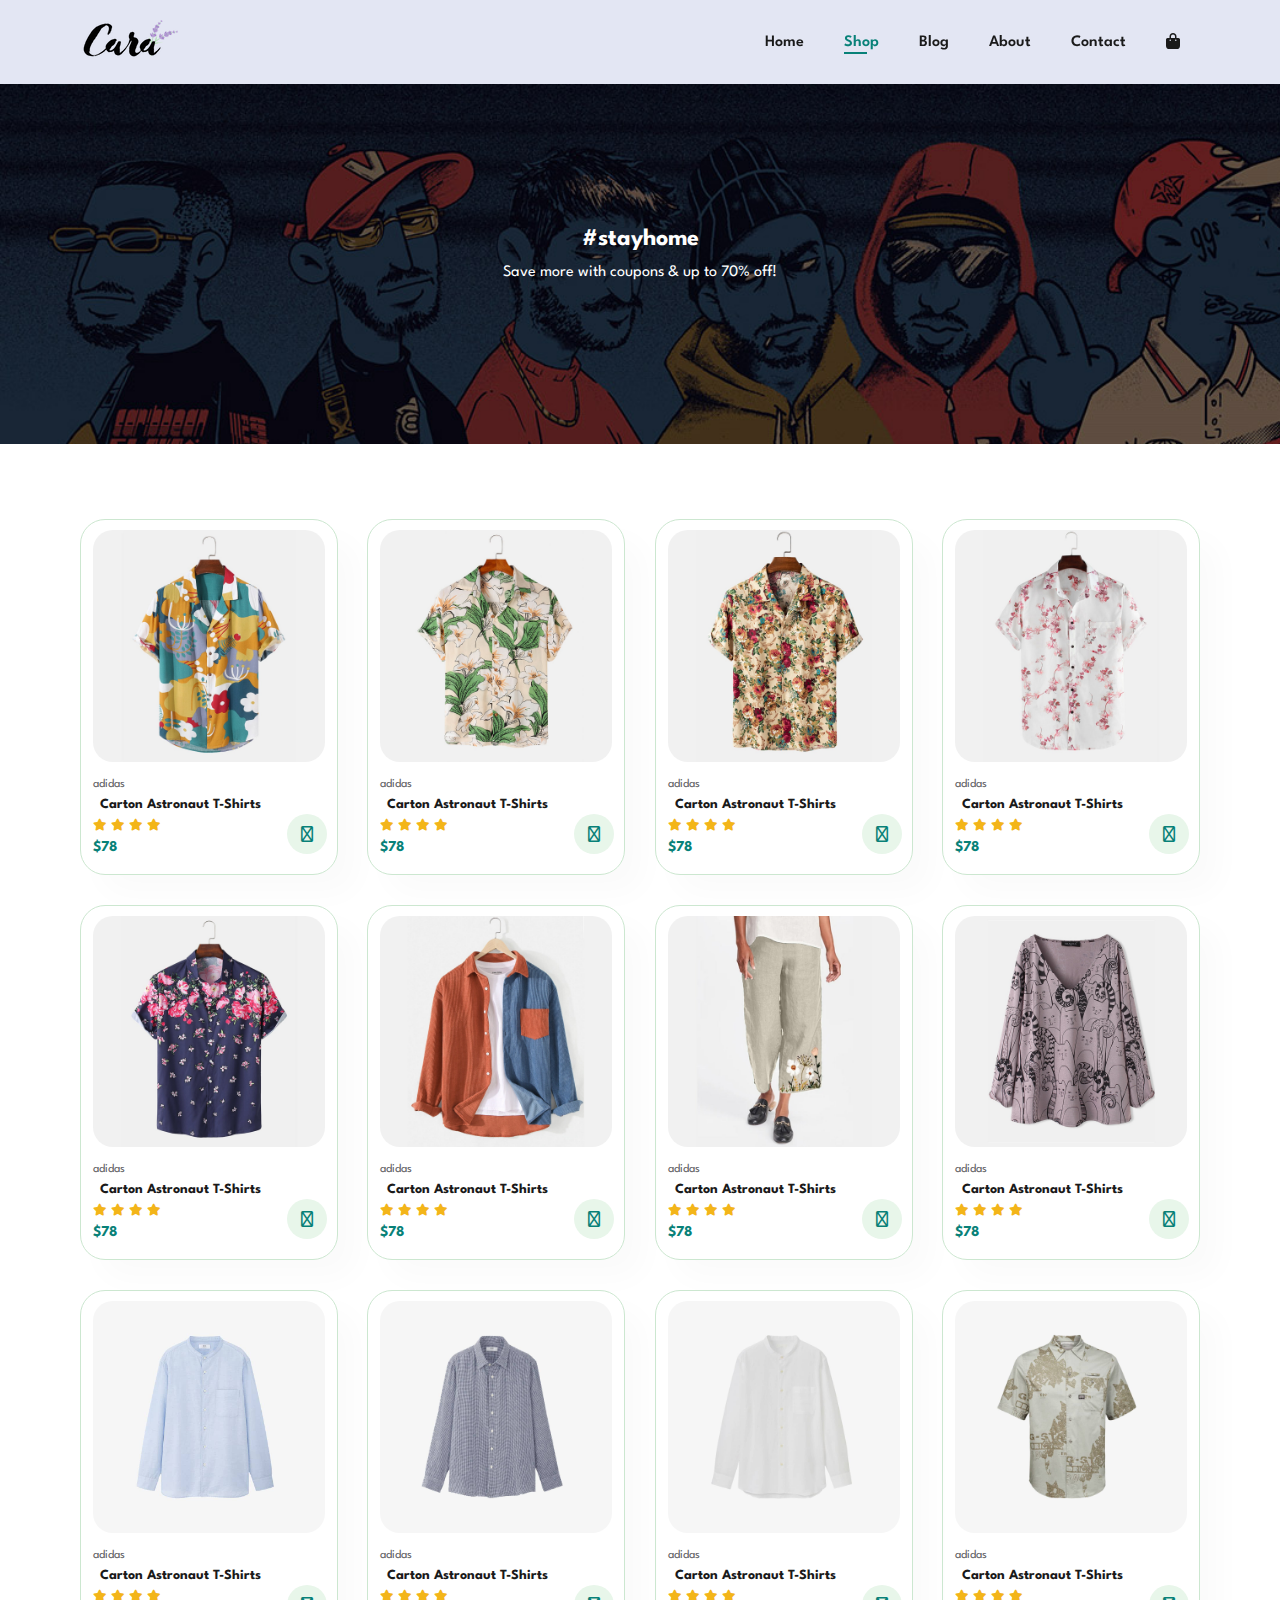
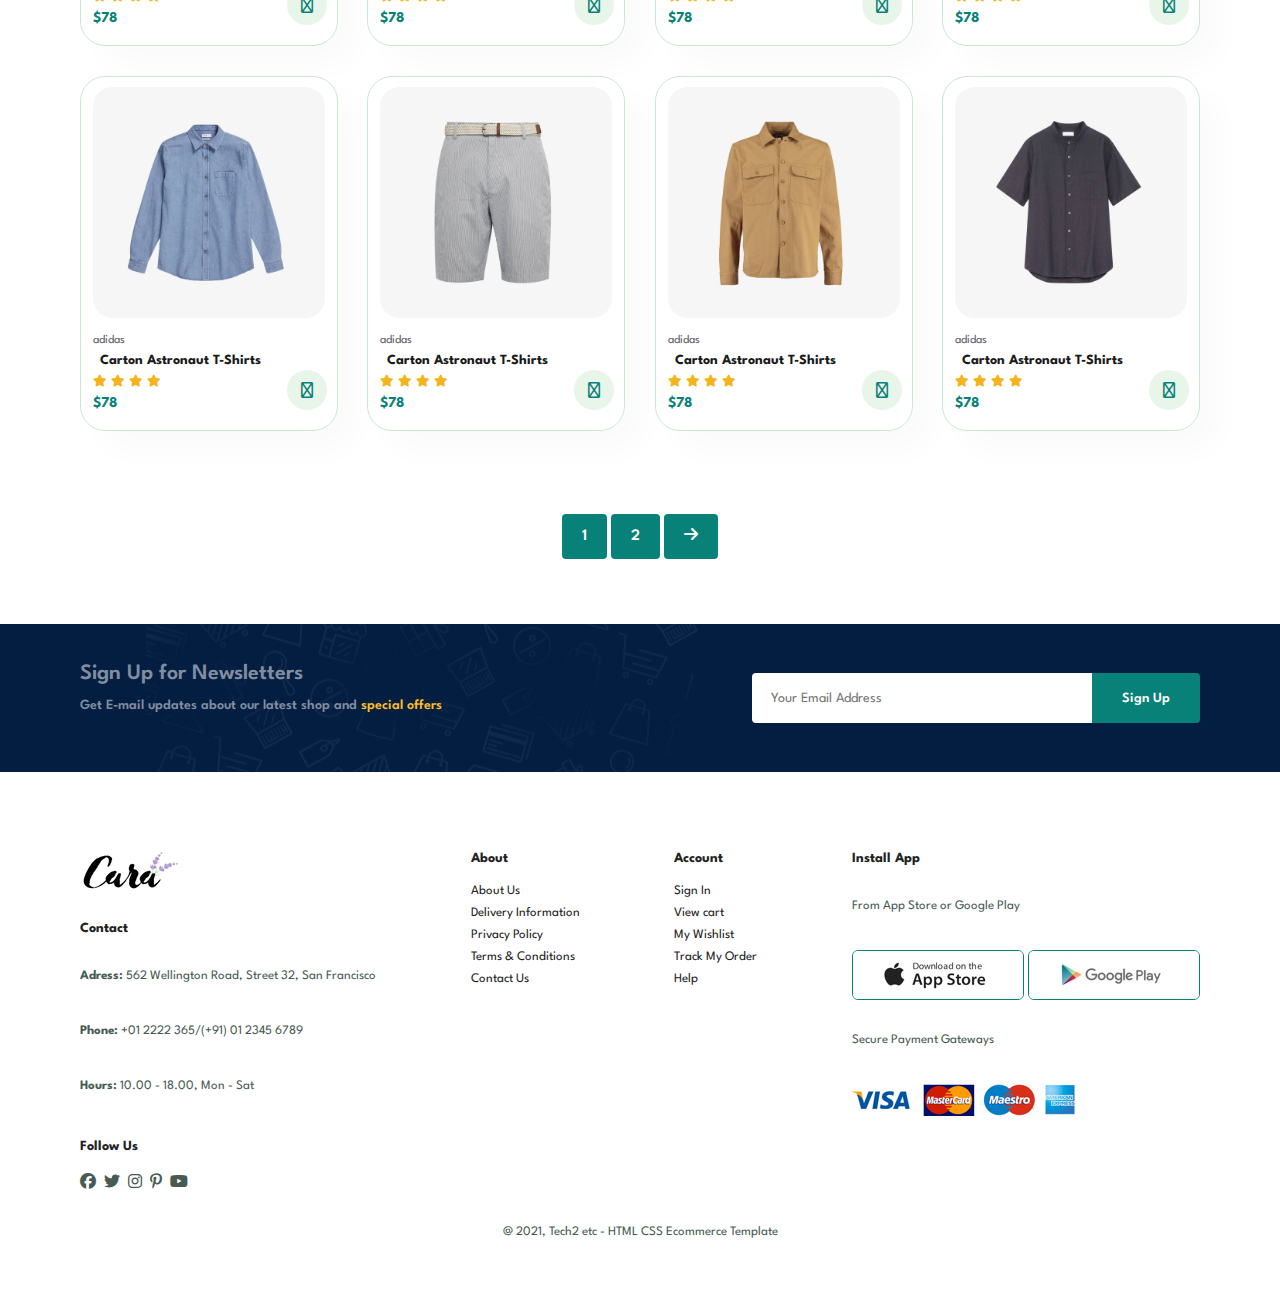
<file: shop.html>
<!DOCTYPE html>
<html>
<head>
    <meta charset="UTF-8">
    <meta http-equiv="X-UA-compatible" content="IEedge">
    <meta name="viewport" content="width=device-width, initial-scale=1.0">
    <link rel="stylesheet" href="https://cdnjs.cloudflare.com/ajax/libs/font-awesome/6.1.1/css/all.min.css">
    <link rel="stylesheet" href="style.css">
    <title>E Commerce  </title>
</head>
<body>
    <section id="header">
        <a href="#"><img src="img/logo.png" class="logo" alt=""></img</a>

        <div>
            <ul id="navbar">
                <li><a href="index.html">Home</a></li>
                <li><a href="shop.html" class="active">Shop</a></li>
                <li><a href="blog.html">Blog</a></li>
                <li><a href="about.html">About</a></li>
                <li><a href="contact.html">Contact</a></li>
                <li id="lg-bag"><a href="cart.html"><i class="fa-solid fa-bag-shopping"></i></a></li>
                <a href="#" id="close"><i class="fa fa-times"></i></a>
            </ul>
        </div>
        <div id="mobile">
            <a href="cart.html"><i class="fa-solid fa-bag-shopping"></i></a>
            <i id="bar" class="fas fa-outdent"></i>
        </div>
    </section>

    <section id="page-header">

        <h2>#stayhome</h2>
        
        <p>Save more with coupons & up to 70% off!</p> 
    </section>

    <section id="product1" class="section-p1">
        <div class="pro-container">
            <div class="pro" onclick="window.location.href='sproduct.html'">
                <img src="img/products/f1.jpg" alt="">
                <div class="des">
                    <span>adidas</span>
                    <h5>Carton Astronaut T-Shirts</h5>
                    <div class="star">
                        <i class="fas fa-star"></i>
                        <i class="fas fa-star"></i>
                        <i class="fas fa-star"></i>
                        <i class="fas fa-star"></i>
                    </div>
                    <h4>$78</h4>
                </div>
                <a href="#"><i class="fas fa-shopping-cart cart"></i></a>
            </div>

            <div class="pro">
                <img src="img/products/f2.jpg" alt="">
                <div class="des">
                    <span>adidas</span>
                    <h5>Carton Astronaut T-Shirts</h5>
                    <div class="star">
                        <i class="fas fa-star"></i>
                        <i class="fas fa-star"></i>
                        <i class="fas fa-star"></i>
                        <i class="fas fa-star"></i>
                    </div>
                    <h4>$78</h4>
                </div>
                <a href="#"><i class="fas fa-shopping-cart cart"></i></a>
            </div>
            <div class="pro">
                <img src="img/products/f3.jpg" alt="">
                <div class="des">
                    <span>adidas</span>
                    <h5>Carton Astronaut T-Shirts</h5>
                    <div class="star">
                        <i class="fas fa-star"></i>
                        <i class="fas fa-star"></i>
                        <i class="fas fa-star"></i>
                        <i class="fas fa-star"></i>
                    </div>
                    <h4>$78</h4>
                </div>
                <a href="#"><i class="fas fa-shopping-cart cart"></i></a>
            </div>
            <div class="pro">
                <img src="img/products/f4.jpg" alt="">
                <div class="des">
                    <span>adidas</span>
                    <h5>Carton Astronaut T-Shirts</h5>
                    <div class="star">
                        <i class="fas fa-star"></i>
                        <i class="fas fa-star"></i>
                        <i class="fas fa-star"></i>
                        <i class="fas fa-star"></i>
                    </div>
                    <h4>$78</h4>
                </div>
                <a href="#"><i class="fas fa-shopping-cart cart"></i></a>
            </div>
            <div class="pro">
                <img src="img/products/f5.jpg" alt="">
                <div class="des">
                    <span>adidas</span>
                    <h5>Carton Astronaut T-Shirts</h5>
                    <div class="star">
                        <i class="fas fa-star"></i>
                        <i class="fas fa-star"></i>
                        <i class="fas fa-star"></i>
                        <i class="fas fa-star"></i>
                    </div>
                    <h4>$78</h4>
                </div>
                <a href="#"><i class="fas fa-shopping-cart cart"></i></a>
            </div>
            <div class="pro">
                <img src="img/products/f6.jpg" alt="">
                <div class="des">
                    <span>adidas</span>
                    <h5>Carton Astronaut T-Shirts</h5>
                    <div class="star">
                        <i class="fas fa-star"></i>
                        <i class="fas fa-star"></i>
                        <i class="fas fa-star"></i>
                        <i class="fas fa-star"></i>
                    </div>
                    <h4>$78</h4>
                </div>
                <a href="#"><i class="fas fa-shopping-cart cart"></i></a>
            </div>
            <div class="pro">
                <img src="img/products/f7.jpg" alt="">
                <div class="des">
                    <span>adidas</span>
                    <h5>Carton Astronaut T-Shirts</h5>
                    <div class="star">
                        <i class="fas fa-star"></i>
                        <i class="fas fa-star"></i>
                        <i class="fas fa-star"></i>
                        <i class="fas fa-star"></i>
                    </div>
                    <h4>$78</h4>
                </div>
                <a href="#"><i class="fas fa-shopping-cart cart"></i></a>
            </div>
            <div class="pro">
                <img src="img/products/f8.jpg" alt="">
                <div class="des">
                    <span>adidas</span>
                    <h5>Carton Astronaut T-Shirts</h5>
                    <div class="star">
                        <i class="fas fa-star"></i>
                        <i class="fas fa-star"></i>
                        <i class="fas fa-star"></i>
                        <i class="fas fa-star"></i>
                    </div>
                    <h4>$78</h4>
                </div>
                <a href="#"><i class="fas fa-shopping-cart cart"></i></a>
            </div>

            <div class="pro">
                <img src="img/products/n1.jpg" alt="">
                <div class="des">
                    <span>adidas</span>
                    <h5>Carton Astronaut T-Shirts</h5>
                    <div class="star">
                        <i class="fas fa-star"></i>
                        <i class="fas fa-star"></i>
                        <i class="fas fa-star"></i>
                        <i class="fas fa-star"></i>
                    </div>
                    <h4>$78</h4>
                </div>
                <a href="#"><i class="fas fa-shopping-cart cart"></i></a>
            </div>

            <div class="pro">
                <img src="img/products/n2.jpg" alt="">
                <div class="des">
                    <span>adidas</span>
                    <h5>Carton Astronaut T-Shirts</h5>
                    <div class="star">
                        <i class="fas fa-star"></i>
                        <i class="fas fa-star"></i>
                        <i class="fas fa-star"></i>
                        <i class="fas fa-star"></i>
                    </div>
                    <h4>$78</h4>
                </div>
                <a href="#"><i class="fas fa-shopping-cart cart"></i></a>
            </div>
            <div class="pro">
                <img src="img/products/n3.jpg" alt="">
                <div class="des">
                    <span>adidas</span>
                    <h5>Carton Astronaut T-Shirts</h5>
                    <div class="star">
                        <i class="fas fa-star"></i>
                        <i class="fas fa-star"></i>
                        <i class="fas fa-star"></i>
                        <i class="fas fa-star"></i>
                    </div>
                    <h4>$78</h4>
                </div>
                <a href="#"><i class="fas fa-shopping-cart cart"></i></a>
            </div>
            <div class="pro">
                <img src="img/products/n4.jpg" alt="">
                <div class="des">
                    <span>adidas</span>
                    <h5>Carton Astronaut T-Shirts</h5>
                    <div class="star">
                        <i class="fas fa-star"></i>
                        <i class="fas fa-star"></i>
                        <i class="fas fa-star"></i>
                        <i class="fas fa-star"></i>
                    </div>
                    <h4>$78</h4>
                </div>
                <a href="#"><i class="fas fa-shopping-cart cart"></i></a>
            </div>
            <div class="pro">
                <img src="img/products/n5.jpg" alt="">
                <div class="des">
                    <span>adidas</span>
                    <h5>Carton Astronaut T-Shirts</h5>
                    <div class="star">
                        <i class="fas fa-star"></i>
                        <i class="fas fa-star"></i>
                        <i class="fas fa-star"></i>
                        <i class="fas fa-star"></i>
                    </div>
                    <h4>$78</h4>
                </div>
                <a href="#"><i class="fas fa-shopping-cart cart"></i></a>
            </div>
            <div class="pro">
                <img src="img/products/n6.jpg" alt="">
                <div class="des">
                    <span>adidas</span>
                    <h5>Carton Astronaut T-Shirts</h5>
                    <div class="star">
                        <i class="fas fa-star"></i>
                        <i class="fas fa-star"></i>
                        <i class="fas fa-star"></i>
                        <i class="fas fa-star"></i>
                    </div>
                    <h4>$78</h4>
                </div>
                <a href="#"><i class="fas fa-shopping-cart cart"></i></a>
            </div>
            <div class="pro">
                <img src="img/products/n7.jpg" alt="">
                <div class="des">
                    <span>adidas</span>
                    <h5>Carton Astronaut T-Shirts</h5>
                    <div class="star">
                        <i class="fas fa-star"></i>
                        <i class="fas fa-star"></i>
                        <i class="fas fa-star"></i>
                        <i class="fas fa-star"></i>
                    </div>
                    <h4>$78</h4>
                </div>
                <a href="#"><i class="fas fa-shopping-cart cart"></i></a>
            </div>
            <div class="pro">
                <img src="img/products/n8.jpg" alt="">
                <div class="des">
                    <span>adidas</span>
                    <h5>Carton Astronaut T-Shirts</h5>
                    <div class="star">
                        <i class="fas fa-star"></i>
                        <i class="fas fa-star"></i>
                        <i class="fas fa-star"></i>
                        <i class="fas fa-star"></i>
                    </div>
                    <h4>$78</h4>
                </div>
                <a href="#"><i class="fas fa-shopping-cart cart"></i></a>
            </div>
        </div>

    </section>

    <section id="pagination" class="section-p1">
        <a href="#">1</a>
        <a href="#">2</a>
        <a href="#"><i class="fa-solid fa-arrow-right"></i></a>
      

    </section>


    <section id="newsletter" class="section-p1 section-m1">
<div class="newstext">
    <h4>Sign Up for Newsletters</h4>
    <p>Get E-mail updates about our latest shop and <span>special offers</span></p>

</div>

<div class="form">
    <input type="text" placeholder="Your Email Address">
    <button class="normal">Sign Up</button>
</div>
    </section>

    <footer class="section-p1">
        <div class="col">
            <img src="img/logo.png" alt="" class="logo">
            <h4>Contact</h4> 
            <p><strong>Adress: </strong> 562 Wellington Road, Street 32, San Francisco</p>
            <p><strong>Phone: </strong> +01 2222 365/(+91) 01 2345 6789</p>
            <p><strong>Hours: </strong> 10.00 - 18.00, Mon - Sat</p>

            <div class="follow">
                <h4>Follow Us</h4>
                <div class="icon">
                    <i class="fab fa-facebook"></i>
                    <i class="fab fa-twitter"></i>
                    <i class="fab fa-instagram"></i>
                    <i class="fab fa-pinterest-p"></i>
                    <i class="fab fa-youtube"></i>
                </div>

            </div>
        </div>

        <div class="col">
            <h4>About</h4>
            <a href="#">About Us</a>
            <a href="#">Delivery Information</a>
            <a href="#">Privacy Policy</a>
            <a href="#">Terms & Conditions</a>
            <a href="#">Contact Us</a>
        </div>

        <div class="col">
            <h4>Account</h4>
            <a href="#">Sign In</a>
            <a href="#">View cart</a>
            <a href="#">My Wishlist</a>
            <a href="#">Track My Order</a>
            <a href="#">Help</a>
        </div>

        <div class="col install">
            <h4>Install App</h4>
            <p>From App Store or Google Play</p>
            <div class="row">
                <img src="img/pay/app.jpg" alt="">
                <img src="img/pay/play.jpg" alt="">
            </div>

            <p>Secure Payment Gateways</p>
            <img src="img/pay/pay.png" alt="">            
        </div>

        <div class="copyright">
            <p>@ 2021, Tech2 etc - HTML CSS Ecommerce Template</p>
        </div>
    </footer>

    <script src="script.js"></script>
</body>
</html>
</file>
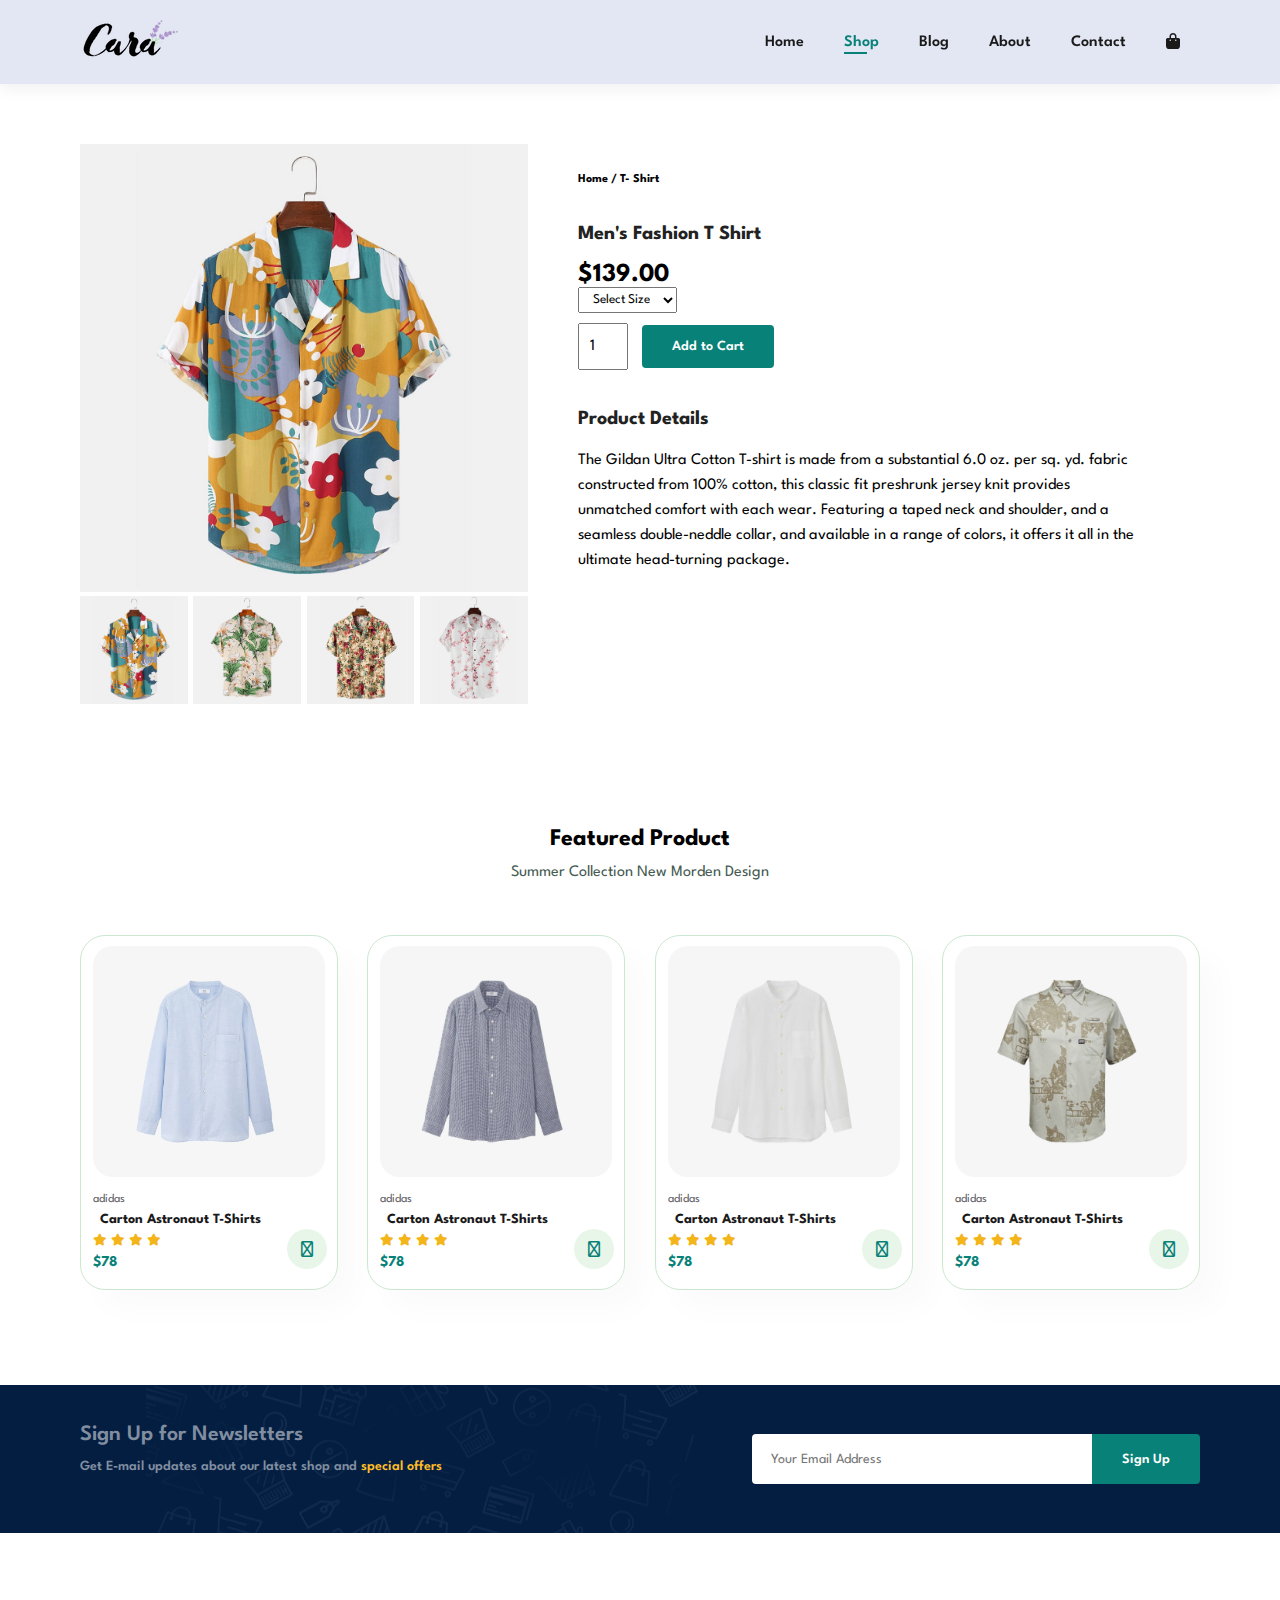
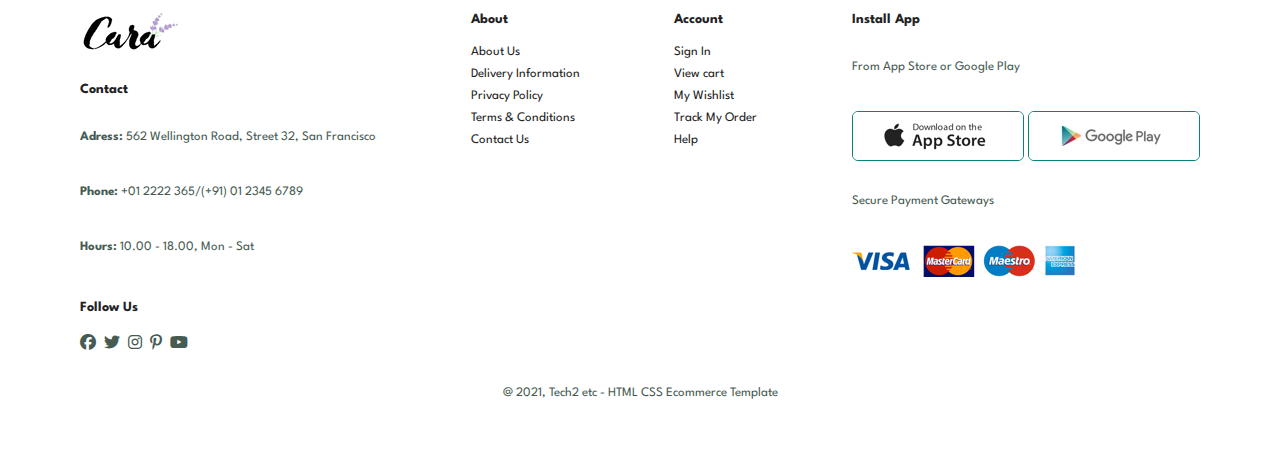
<file: sproduct.html>
<!DOCTYPE html>
<html>
<head>
    <meta charset="UTF-8">
    <meta http-equiv="X-UA-compatible" content="IEedge">
    <meta name="viewport" content="width=device-width, initial-scale=1.0">
    <link rel="stylesheet" href="https://cdnjs.cloudflare.com/ajax/libs/font-awesome/6.1.1/css/all.min.css">
    <link rel="stylesheet" href="style.css">
    <title>E Commerce  </title>
</head>
<body>
    <section id="header">
        <a href="#"><img src="img/logo.png" class="logo" alt=""></img</a>

        <div>
            <ul id="navbar">
                <li><a href="index.html">Home</a></li>
                <li><a href="shop.html" class="active">Shop</a></li>
                <li><a href="blog.html">Blog</a></li>
                <li><a href="about.html">About</a></li>
                <li><a href="contact.html">Contact</a></li>
                <li id="lg-bag"><a href="cart.html"><i class="fa-solid fa-bag-shopping"></i></a></li>
                <a href="#" id="close"><i class="fa fa-times"></i></a>
            </ul>
        </div>
        <div id="mobile">
            <a href="cart.html"><i class="fa-solid fa-bag-shopping"></i></a>
            <i id="bar" class="fas fa-outdent"></i>
        </div>
    </section>

    <section id="prodetails" class="section-p1 section-m1">
        <div class="single-pro-image">
            <img src="img/products/f1.jpg" width="100%" id="MainImage" alt="">
            <div class="small-img-group">
                <div class="small-img-col">
                    <img src="img/products/f1.jpg" width="100%" class="small-img" alt="">
                </div>
                <div class="small-img-col">
                    <img src="img/products/f2.jpg" width="100%" class="small-img" alt="">
                </div>
                <div class="small-img-col">
                    <img src="img/products/f3.jpg" width="100%" class="small-img" alt="">
                </div>
                <div class="small-img-col">
                    <img src="img/products/f4.jpg" width="100%" class="small-img" alt="">
                </div>
            </div>
        </div>
        <div class="single-pro-details">
            <h6>Home / T- Shirt</h6>
            <h4>Men's Fashion T Shirt</h4>
            <h2>$139.00</h2>
            <select>
                <option>Select Size</option>
                <option>XL</option>
                <option>XXL</option>
                <option>Small</option>
                <option>Large</option>
            </select>
            <input type="number" value="1">
            <button class="normal">Add to Cart</button>
            <h4>Product Details</h4>
            <span> The Gildan Ultra Cotton T-shirt is made from a substantial 6.0 oz. per 
                sq. yd. fabric constructed from 100% cotton, this classic fit preshrunk jersey
                knit provides unmatched comfort with each wear. Featuring a taped neck and 
                shoulder, and a seamless double-neddle collar, and available in a range of 
                colors, it offers it all in the ultimate head-turning package.
            </span>
        </div>
    </section>

    <section id="product1" class="section-p1">
        <h2>Featured Product</h2>
        <p>Summer Collection New Morden Design</p>
        <div class="pro-container">
            <div class="pro">
                <img src="img/products/n1.jpg" alt="">
                <div class="des">
                    <span>adidas</span>
                    <h5>Carton Astronaut T-Shirts</h5>
                    <div class="star">
                        <i class="fas fa-star"></i>
                        <i class="fas fa-star"></i>
                        <i class="fas fa-star"></i>
                        <i class="fas fa-star"></i>
                    </div>
                    <h4>$78</h4>
                </div>
                <a href="#"><i class="fas fa-shopping-cart cart"></i></a>
            </div>

            <div class="pro">
                <img src="img/products/n2.jpg" alt="">
                <div class="des">
                    <span>adidas</span>
                    <h5>Carton Astronaut T-Shirts</h5>
                    <div class="star">
                        <i class="fas fa-star"></i>
                        <i class="fas fa-star"></i>
                        <i class="fas fa-star"></i>
                        <i class="fas fa-star"></i>
                    </div>
                    <h4>$78</h4>
                </div>
                <a href="#"><i class="fas fa-shopping-cart cart"></i></a>
            </div>
            <div class="pro">
                <img src="img/products/n3.jpg" alt="">
                <div class="des">
                    <span>adidas</span>
                    <h5>Carton Astronaut T-Shirts</h5>
                    <div class="star">
                        <i class="fas fa-star"></i>
                        <i class="fas fa-star"></i>
                        <i class="fas fa-star"></i>
                        <i class="fas fa-star"></i>
                    </div>
                    <h4>$78</h4>
                </div>
                <a href="#"><i class="fas fa-shopping-cart cart"></i></a>
            </div>
            <div class="pro">
                <img src="img/products/n4.jpg" alt="">
                <div class="des">
                    <span>adidas</span>
                    <h5>Carton Astronaut T-Shirts</h5>
                    <div class="star">
                        <i class="fas fa-star"></i>
                        <i class="fas fa-star"></i>
                        <i class="fas fa-star"></i>
                        <i class="fas fa-star"></i>
                    </div>
                    <h4>$78</h4>
                </div>
                <a href="#"><i class="fas fa-shopping-cart cart"></i></a>
            </div>
        </div>

    </section>


    <section id="newsletter" class="section-p1 section-m1">
<div class="newstext">
    <h4>Sign Up for Newsletters</h4>
    <p>Get E-mail updates about our latest shop and <span>special offers</span></p>

</div>

<div class="form">
    <input type="text" placeholder="Your Email Address">
    <button class="normal">Sign Up</button>
</div>
    </section>

    <footer class="section-p1">
        <div class="col">
            <img src="img/logo.png" alt="" class="logo">
            <h4>Contact</h4> 
            <p><strong>Adress: </strong> 562 Wellington Road, Street 32, San Francisco</p>
            <p><strong>Phone: </strong> +01 2222 365/(+91) 01 2345 6789</p>
            <p><strong>Hours: </strong> 10.00 - 18.00, Mon - Sat</p>

            <div class="follow">
                <h4>Follow Us</h4>
                <div class="icon">
                    <i class="fab fa-facebook"></i>
                    <i class="fab fa-twitter"></i>
                    <i class="fab fa-instagram"></i>
                    <i class="fab fa-pinterest-p"></i>
                    <i class="fab fa-youtube"></i>
                </div>

            </div>
        </div>

        <div class="col">
            <h4>About</h4>
            <a href="#">About Us</a>
            <a href="#">Delivery Information</a>
            <a href="#">Privacy Policy</a>
            <a href="#">Terms & Conditions</a>
            <a href="#">Contact Us</a>
        </div>

        <div class="col">
            <h4>Account</h4>
            <a href="#">Sign In</a>
            <a href="#">View cart</a>
            <a href="#">My Wishlist</a>
            <a href="#">Track My Order</a>
            <a href="#">Help</a>
        </div>

        <div class="col install">
            <h4>Install App</h4>
            <p>From App Store or Google Play</p>
            <div class="row">
                <img src="img/pay/app.jpg" alt="">
                <img src="img/pay/play.jpg" alt="">
            </div>

            <p>Secure Payment Gateways</p>
            <img src="img/pay/pay.png" alt="">            
        </div>

        <div class="copyright">
            <p>@ 2021, Tech2 etc - HTML CSS Ecommerce Template</p>
        </div>
    </footer>

    <script>
        var MainImage = document.getElementById("MainImage");
        var smallimg = document.getElementsByClassName("small-img");

       smallimg[0].onclick=function(){
           MainImage.src=smallimg[0].src;
       }
       smallimg[1].onclick=function(){
           MainImage.src=smallimg[1].src;
       }
       smallimg[2].onclick=function(){
           MainImage.src=smallimg[2].src;
       }
       smallimg[3].onclick=function(){
           MainImage.src=smallimg[3].src;
       }
    </script>

    <script src="script.js"></script>
</body>
</html>
</file>
<file: style.css>
@import url('https://fonts.googleapis.com/css2?family=Spartan:wght@100;200;300;400;500;600; 700;800;900&display=swap');

*{
    margin: 0;
    padding: 0;
    box-sizing: border-box;
    font-family: 'Spartan', sans-serif;
}

body{
    width: 100%;
}

#header{
    display: flex;
    align-items: center;
    justify-content: space-between;
    padding: 20px 80px;
    background-color: #E3E6F3;
    box-shadow: 0 5px 15px rgba(0,0,0,0.06);
    z-index: 999;
    position: sticky ;
    top: 0;
    left: 0;
}

h6{
    font-weight: 700;
    font-size: 12px;
}

p{
    font-size: 16px;
    color: #465b52;
    margin: 15px 0 20px 0;
}

.section-p1{
    padding: 40px 80px;
}

#navbar{
    display: flex;
    align-items: center;
    justify-content: center;
}

#mobile{
    display: none;
    align-items: center;
}

#navbar li{
    list-style: none;
    padding: 0px 20px;
    position: relative;
}

#navbar li a{
    text-decoration: none;
    font-size: 16px;
    font-weight: 600;
    color: #1a1a1a;
    transition: 0.3s ease;
}

#navbar li a:hover, #navbar li a.active{
    color: #088178;
}

#navbar li a.active::after,
#navbar li a:hover::after{
    content: "";
    width: 30%;
    height: 2px;
    background: #088178;
    position: absolute;
    bottom: -4px;
    left: 20px;
}


#hero{
    background-image: url("img/hero4.png");
    height: 90vh;
    width: 100%;
    background-size: cover;
    background-position: top 25% right 0;
    padding: 0 88px;
    display: flex;
    flex-direction: column;
    align-items: flex-start;
    justify-content: center;
}

#hero h4{
    padding-bottom: 30px;
}

#hero h1{
    color: #088178;
}

#hero button{
    background-image: url("img/button.png");
    background-color: transparent;
    color: #088178;
    border: 0;
    padding: 14px 80px 14px 65px;
    background-repeat: no-repeat;
     cursor: pointer;
     font-weight: 700;
     font-size: 15px;
}

#feature{
    display: flex;
    align-items: center;
    justify-content: space-between;
    flex-wrap: wrap;
}

#feature .fe-box{
    width: 180px;
    text-align: center;
    padding: 25px 15px;
    box-shadow: 20px 20px 34px rgba(0,0,0,0.03);
    border: 1px solid #cce7d0;
    border-radius: 4px;
    margin: 15px 0;
}

#feature .fe-box:hover{
    box-shadow: 10px 10px 54px rgba(78,62,221,0.1);
}

#feature .fe-box h6{
    width: 100%;
    margin-bottom: 10px;
}

#feature .fe-box h6{
    display: inline-block;
    padding: 9px 8px 6px 8px;
    line-height: 1;
    border-radius: 4px;
    color: #088178;
    background-color: #fddde4;
}

#feature .fe-box:nth-child(2) h6{
    background-color: #cdebbc;
}
#feature .fe-box:nth-child(3) h6{
    background-color: #d1e8f2;
}
#feature .fe-box:nth-child(4) h6{
    background-color: #cdd4f8;
}
#feature .fe-box:nth-child(5) h6{
    background-color: #f6dbf6;
}
#feature .fe-box:nth-child(6) h6{
    background-color: #fff2e5;
}

#product1{
    text-align: center;
}

.pro{
    width: 23%;
    min-width: 250px;
    padding: 10px 12px;
    border: 1px solid #cce7d0;
    border-radius: 25px;
    cursor: pointer;
    box-shadow: 20px 20px 30px rgba(0,0,0,0.02);
    margin: 15px 0;
    transition: 0.2s ease;
    position: relative;
}

.pro img{
    width: 100%;
    border-radius: 20px;
}

.pro:hover{
    box-shadow: 20px 20px 30px rgba(0,0,0,0.06);
}

.des{
    text-align: start;
    padding: 10px 0;
}

.des span{
    color: #606063;
    font-size:12px;
}

.des h5{
    padding: 7px;
    color: #1a1a1a;
    font-size: 14px;
}

.des i{
    font-size: 12px;
    color: rgb(243,181,25);
}

.des h4{
    padding-top: 7px;
    font-size: 15px;
    font-weight: 700;
    color: #088178;
}

.pro .cart{
    width: 40px;
    height: 40px;
    line-height: 40px;
    background-color: #e8f6ea;
    font-weight: 500;
    color: #088178;
    border: 1px solide #cce7d0;
    position: absolute;
    bottom: 20px;
    right: 10px;
    border-radius: 40px;
}

.pro-container{
    display: flex;
    justify-content: space-between;
    padding-top: 20px;
    flex-wrap: wrap;
}

h4{
    font-size: 20px;
    color: #222;
}

.section-m1{
    margin: 40px 0;
}

#banner{
    display: flex;
    flex-direction: column;
    justify-content: center;
    align-items: center;
    text-align: center;
    background-image: url("img/banner/b2.jpg");
    width: 100%;
    height: 40vh;
    background-size: cover;
    background-position: center;
}

#banner h4{
    color: #fff;
    font-size: 16px;
}

#banner h2{
    color: #fff;
    font-size: 30px;
    padding: 10px 0;
}

#banner h2{
    color: #fff;
    font-size: 30px;
    padding: 10px 0;
}

#banner h2 span{
    color: #ef3636;
}

button.normal{
    font-size: 14px;
    font-weight: 600;
    padding: 15px 30px;
    color: #000;
    background-color: #fff;
    border-radius: 4px;
    cursor: pointer;
    border: none;
    outline: none;
    transition: 0.2s ease;
}

#banner button:hover{
    background-color: #088178;
    color: #fff;
}

#sm-banner{
    display: flex;
    flex-wrap: wrap;
    justify-content: space-between;

}

.banner-box{
    display: flex;
    flex-direction: column;
    justify-content: center;
    align-items: flex-start;
    background-image: url("img/banner/b17.jpg");
    min-width: 580px;
    height: 50vh;
    background-size: cover;
    background-position: center;
    padding: 30px;
}

.banner-box2{
    background-image: url("img/banner/b10.jpg");
}

#sm-banner h4{
    color: #fff;
    font-size: 20px;
    font-weight: 300;
}

#sm-banner h2{
    color: #fff;
    font-size: 28px;
    font-weight: 800;
}

#sm-banner span{
    color: #fff;
    font-size: 14px;
    font-weight: 500;
    padding-bottom: 15px;
}

button.white{
    font-size: 13px;
    font-weight: 600;
    padding: 11px 18px;
    color: white;
    cursor: pointer;
    border: 1px solid white;
    outline: none;
    transition: 0.2s ease;
    background-color: transparent;
}

.banner-box:hover button{
    background: #088178;
    border: 1px solid #088178;
}

#banner3 .banner-box{
    display: flex;
    flex-direction: column;
    justify-content: center;
    align-items: flex-start;
    background-image: url("img/banner/b7.jpg");
    min-width: 30%;
    height: 30vh;
    background-size: cover;
    background-position: center;
    padding: 20px;
    margin-bottom: 20px;
}


#banner3 h2{
    color: white;
    font-weight: 900;
    font-size: 22px;
}


#banner3 h3{
    color: #ec544e;
    font-weight: 800;
    font-size: 15px;
}

#banner3{
    display: flex;
    flex-wrap: wrap;
    justify-content: space-between;
    padding: 0 80px;
}

#banner3 .banner-box2{
    background-image: url("img/banner/b4.jpg");
}

#banner3 .banner-box3{
    background-image: url("img/banner/b18.jpg");
}

#newsletter{
    display: flex;
    justify-content: space-between;
    flex-wrap: wrap;
    align-items: center;
    background-image: url("img/banner/b14.png");
    background-repeat: no-repeat;
    background-position: 20% 30%;
    background-color: #041e42;

}

#newsletter h4{
    font-size: 22px;
    font-weight: 600;
    color: #818ea0;
}

#newsletter p{
    font-size: 14px;
    font-weight: 600;
    color: #818ea0;
}

#newsletter .form{
    display: flex;
    width: 40%;
}
#newsletter p span{
    color: #ffbd27;
}

#newsletter input{
    height: 3.125rem;
    padding: 0 1.25em;
    font-size: 14px;
    width: 100%;
    border: 1px solid transparent;
    border-radius: 4px;
    outline: none;
    border-top-right-radius: 0;
    border-bottom-right-radius: 0;
}

#newsletter button{
    background-color: #088178;
    color: white;
    white-space:nowrap;
    border-top-left-radius: 0;
    border-bottom-left-radius: 0;
}

footer{
    display: flex;
    flex-wrap: wrap;
    justify-content: space-between;
}

footer .col{
    display: flex;
   flex-direction: column;
   align-items: flex-start;
   margin-bottom: 20px;
    
}

footer .logo{
    margin-bottom: 30px;
}

footer h4{
    font-size: 14px;
    padding-bottom: 20px;
}

footer p{
    font-size: 13px;
    padding: 0 0 8px 0;
}

footer a{
    font-size: 13px;
    text-decoration: none;
    color: #222;
    margin-bottom: 10px;
}

footer .follow{
    margin-top: 20px;
    
}

footer i{
    color: #465b52;
    padding-right: 4px;
    cursor: pointer;
}

footer .install .row img{
    border: 1px solid #088178;
    border-radius: 6px;
}

footer .install img{
    margin: 10px 0 15px 0;
}

footer .follow i:hover,
footer a:hover{
    color: #088178;
}

footer .copyright{
    width: 100%;
    text-align: center;
}

#close{
    display: none;
}


/* Shop Page */
#page-header{
    background-image: url("img/banner/b1.jpg");
    width: 100%;
    height: 40vh;
    background-size: cover;
    display: flex;
    justify-content: center;
    text-align: center;
    flex-direction: column;
    padding: 14px;
}

#page-header h2,
#page-header p{
    color: #fff;
}

#pagination{
    text-align: center;
}

#pagination a{
    text-decoration: none;
    background-color: #088178;
    padding: 15px 20px;
    border-radius: 4px;
    color: #fff;
    font-weight: 600;
}

#pagination a i{
    font-size: 16px;
    font-weight: 600;
}

/*single product */

#prodetails{
    display: flex;
    margin-top: 20px;
}

#prodetails .single-pro-image {
    width: 40%;
    margin-right: 50px;
}

.small-img-group{
    justify-content: space-between;
    display: flex;
    
}

.small-img-col{
  flex-basis: 24%;
  cursor: pointer;
    
}

#prodetails .single-pro-details{
    width: 50%;
    padding-top: 30px;
}

#prodetails .single-pro-details h4{
    padding: 40px 0 20px 0;
}

#prodetails .single-pro-details h2{
    font-size: 26px;
}

#prodetails .single-pro-details select{
    display: block;
    padding: 5px 10px;
    margin-bottom: 10px;
}

#prodetails .single-pro-details input{
    width: 50px;
    height: 47px;
    padding-left: 10px;
    font-size: 16px;
    margin-right: 10px;
}

#prodetails .single-pro-details input:focus{
    outline: none;
}


#prodetails .single-pro-details button{
    background: #088178;
    color: #fff;
}

#prodetails .single-pro-details span{
    line-height: 25px;
    text-align: justify;
}


/* Blog Page*/

#page-header.blog-header{
    background-image: url("img/banner/b19.jpg");
}

#blog{
    padding: 150px 150px 0 150px;
}
#blog .blog-box{
    display: flex;
    align-items: center;
    width: 100%;
    position: relative;
    padding-bottom: 90px;
}

#blog .blog-img{
    width: 50%;
    margin-right: 40px;
}

#blog img{
    width: 100%;
    height: 300px;
    object-fit: cover;

}

#blog .blog-details{
    width: 50%;
}

#blog .blog-details a{
    text-decoration: none;
    font-size: 11px;
    color: #000;
    font-weight: 700;
    position: relative;
    transition: 0.3s;
}

#blog .blog-details a::after{
    content: "";
    width: 50px;
    height: 1px;
    background-color: #000;
    position: absolute;
    top: 4px;
    right: -60px;
}

#blog .blog-details a:hover{
    color: #088178;
}

#blog .blog-details a:hover::after{
    background-color: #088178;
}

#blog .blog-box h1{
    position: absolute;
    top: -40px;
    left: 0;
    font-size: 50px;
    font-weight: 700;
    color: #c9cbce;
    z-index: -9;
}

/* About-page */

#page-header.about-header{
    background-image: url("img/about/banner.png");
}

#about-head{
    display: flex;
    align-items: center;
}

#about-head img{
    width: 50%;
    height: auto;
}

#about-head div{
    padding-left: 40px;
}

#about-app{
    text-align: center;
}

#about-app .video{
    width: 70%;
    height: 100%;
    margin: 30px auto 0 auto;
}

#about-app .video video{
    width: 100%;
    height: 100%;
    border-radius: 20px;
}

/* contact us */

#contact-details{
    display: flex;
    align-items: center;
    justify-content: space-between;
}

#contact-details .details{
    width: 40%;
}

#contact-details .details span,
#form-details form span{
    font-size: 12px;
}

#contact-details .details h2,
#form-details form h2{
    font-size: 26px;
    line-height: 35px;
    padding: 20px 0;
}

#contact-details .details h3{
    font-size: 16px;
    padding-bottom: 15px;
}

#contact-details .details li{
    list-style: none;
    display: flex;
    padding: 10px 0;
}

#contact-details .details li i{
    font-size: 14px;
    padding-right: 22px;
}

#contact-details .details li p{
    margin: 0;
    font-size: 14px;
}

#contact-details .map{
    width: 55%;
    height: 400px;
}

#contact-details .map iframe{
    width: 100%;
    height: 100%;
}

#form-details{
    display: flex;
    justify-content: space-between;
    margin: 30px;
    padding: 80px;
    border: 1px solid #e1e1e1;
}

#form-details form{
    width: 65%;
    display: flex;
    flex-direction: column;
    align-items: flex-start;
}

#form-details form input,
#form-details form textarea {
    width: 100%;
    padding: 12px 15px;
    outline: none;
    margin-bottom: 20px;
    border: 1px solid #e1e1e1;
}

#form-details form button{
    background-color: #088178;
    color: white;
}

#form-details .people div{
    padding-bottom: 25px;
    display: flex;
    align-items: flex-start;
}

#form-details .people div img{
    width: 65px;
    height: 65px;
    object-fit: cover;
    margin-right: 15px;
}

#form-details .people div p{
    margin: 0;
    font-size: 13px;
    line-height: 25px;
}

#form-details .people div p span{
    display: block;
    font-size: 16px;
    font-weight: 600;
    color: #000;
}

/*Cart Page*/

#cart{
    overflow-x: auto;
}

#cart table{
    width: 100%;
    border-collapse: collapse;
    table-layout: fixed;
    white-space: nowrap;
}

#cart table td:nth-child(1){
    width: 100px;
    text-align: center;
}

#cart table td:nth-child(2){
    width: 150px;
    text-align: center;
}

#cart table td:nth-child(3){
    width: 250px;
    text-align: center;
}
#cart table td:nth-child(4),
#cart table td:nth-child(5),
#cart table td:nth-child(6){
    width: 150px;
    text-align: center;
}

#cart table td:nth-child(5) input{
    width: 70px;
    padding: 10px 5px 10px 15px;
}

#cart table thead{
    border: 1px solid #e3e9e1;
    border-left: none;
    border-right: none;
}

#cart table thead td{
    font-weight: 700;
    text-transform: uppercase;
    font-size: 13px;
    padding: 18px 0;
}

#cart table tbody tr td{
    padding-top: 15px;
}

#cart table tbody td{
    font-size: 13px;
}

#cart table img{
    width: 70px;
}

#cart-add {
    display: flex;
    flex-wrap: wrap;
    justify-content: space-between;
}

#coupon{
    width: 50%;
    margin-bottom: 30px;
}

#coupon h3,
#subtotal h3{
    padding-bottom: 15px;
}

#coupon input {
    padding: 10px 20px;
    outline: none;
    width: 40%;
    margin-right: 10px;
    border: 1px solid #e2e9e1;
}

#coupon button,
#subtotal button{
    background-color: #088178;
    color: #fff;
    padding: 12px 20px;
}

#subtotal{
    width: 50%;
    margin-bottom: 30px;
    border: 1px solid #e2e9e1;
    padding: 30px;
}

#subtotal table{
    border-collapse: collapse;
    width: 100%;
    margin-bottom: 20px;
}

#subtotal table td{
    width: 50%;
    border: 1px solid #e2e9e1;
    padding: 10px;
    font-size: 13px;
}

@media(max-width:799px) {
    .section-p1 {
        padding: 40px 40px;
    }
    #navbar {
        display: flex;
        flex-direction: column;
        align-items: flex-start;
        justify-content: flex-start;
        position: fixed;
        top: 0;
        right: -300px;
        height: 100vh;
        width: 300px;
        background-color: #E3E6F3;
        box-shadow: 0 40px 60px rgba(0,0,0,0.1);
        padding: 80px 0 0 10px;
        transition: 0.3s;
    }

    #navbar.active{
        right: 0px;
    }

    #navbar li{
        margin-bottom: 25px;
    }

    #mobile{
        display: flex;
        align-items: center;
    }
    #mobile i{
        color: #1a1a1a;
        font-size: 24px;
        padding-left: 20px;
    }

    #close{
        display: initial;
        position: absolute;
        top: 30px;
        left: 30px;
        color: #222;
        font-size: 24px;
    }

    #lg-bag{
        display: none;
    }

    #hero {
        height: 70vh;
        padding: 0 80px;
        background-position: top 30% right 30%;
        
    }

    #feature {
        justify-content:center;
        
    }

    #feature .fe-box {
        margin: 15px 15px;
    }

    .pro-container {
        justify-content: center;
       
    }

    .pro {
        margin: 15px;
       
    }

    #banner {
        height: 20vh;
       
    }

    .banner-box {
       
        min-width: 100%;
        height: 30vh;
    }

    #banner3 {
        padding: 0 40px;
    }

    #banner3 .banner-box {
        min-width: 28%;
    }
    #newsletter .form {
        width: 70%;
    }

    /*contact */

    #form-details {
        padding: 40px;
    }

    #form-details form {
        width: 50%;

    }
}

/*small screen */

@media(max-width:477px) {
    #header {
        padding: 10px 30px;
    }

    #hero{
        padding: 0 20px;
        background-position: 55%;
    }

    h2 {
        font-size: 32px;
    }

    h1 {

        font-size: 38px;
      
    }

    .section-p1 {
        padding: 20px;
    }

    #feature .fe-box {
        width: 155px;
        margin: 0 0 15px 0;
    }
    #feature {
        justify-content: space-between;
    }

    .pro {
        width: 100%;
    }

    #banner {
        height: 40vh; 
    }

    .banner-box {
        height: 40vh;
    }

    .banner-box2 {
        margin-top: 20px;
    }

    #banner3 {
        padding: 0 20px;
    }

    #banner3 .banner-box {
        min-width: 100%;
    }

    #newsletter .form {
        width: 100%;
    }

    #newsletter {
        padding: 40px 20px;
    }

    footer .copyright {
        text-align: start;
    }

    /*single product*/

    #prodetails {
        display: flex;
        flex-direction: column;
    }

    #prodetails .single-pro-image {
        width: 100%;
    }

    #prodetails .single-pro-details {
        width: 100%;
    }

    /* Blog Page */

    #blog .blog-box {
        display: flex;
        flex-direction: column;
        align-items: flex-start;
    }
    
    #blog {
        padding: 100px 20px 0 20px;
    }

    #blog .blog-img {
        width: 100%;
        margin-right: 0px;
        margin-bottom: 30px;
    }

    #blog .blog-details {
        width: 100%;
    }

    /*about-page*/

    #about-head {
        flex-direction: column;
    }

    #about-head img {
        width: 100%;
        margin-bottom: 20px;
    }
    h2 {
        font-size: 32px;
        text-align: center;
    }

    #about-head div {
        padding-left: 0px;
    }

    #about-app .video {
        width: 100%;
    }

    /* contact page */

    #contact-details {
       flex-direction: column;
    }

    #contact-details .details {
        width: 100%;
        margin-bottom: 30px;
    }

    #contact-details .map {
        width: 100%;
    }

    #form-details {
        margin: 10px;
        padding: 30px 10px;
       flex-wrap: wrap;
    }

    #form-details form {
        width: 100%;
        padding-bottom: 30px;
    }

    /*cart page*/
    #cart-add {
        flex-direction: column;
    }

    #coupon {
        width: 100%;
    }

    #subtotal {
        width: 100%;
        padding: 20px;
    }
    #coupon input {
        width: 50%;
    
    }
}
</file>
